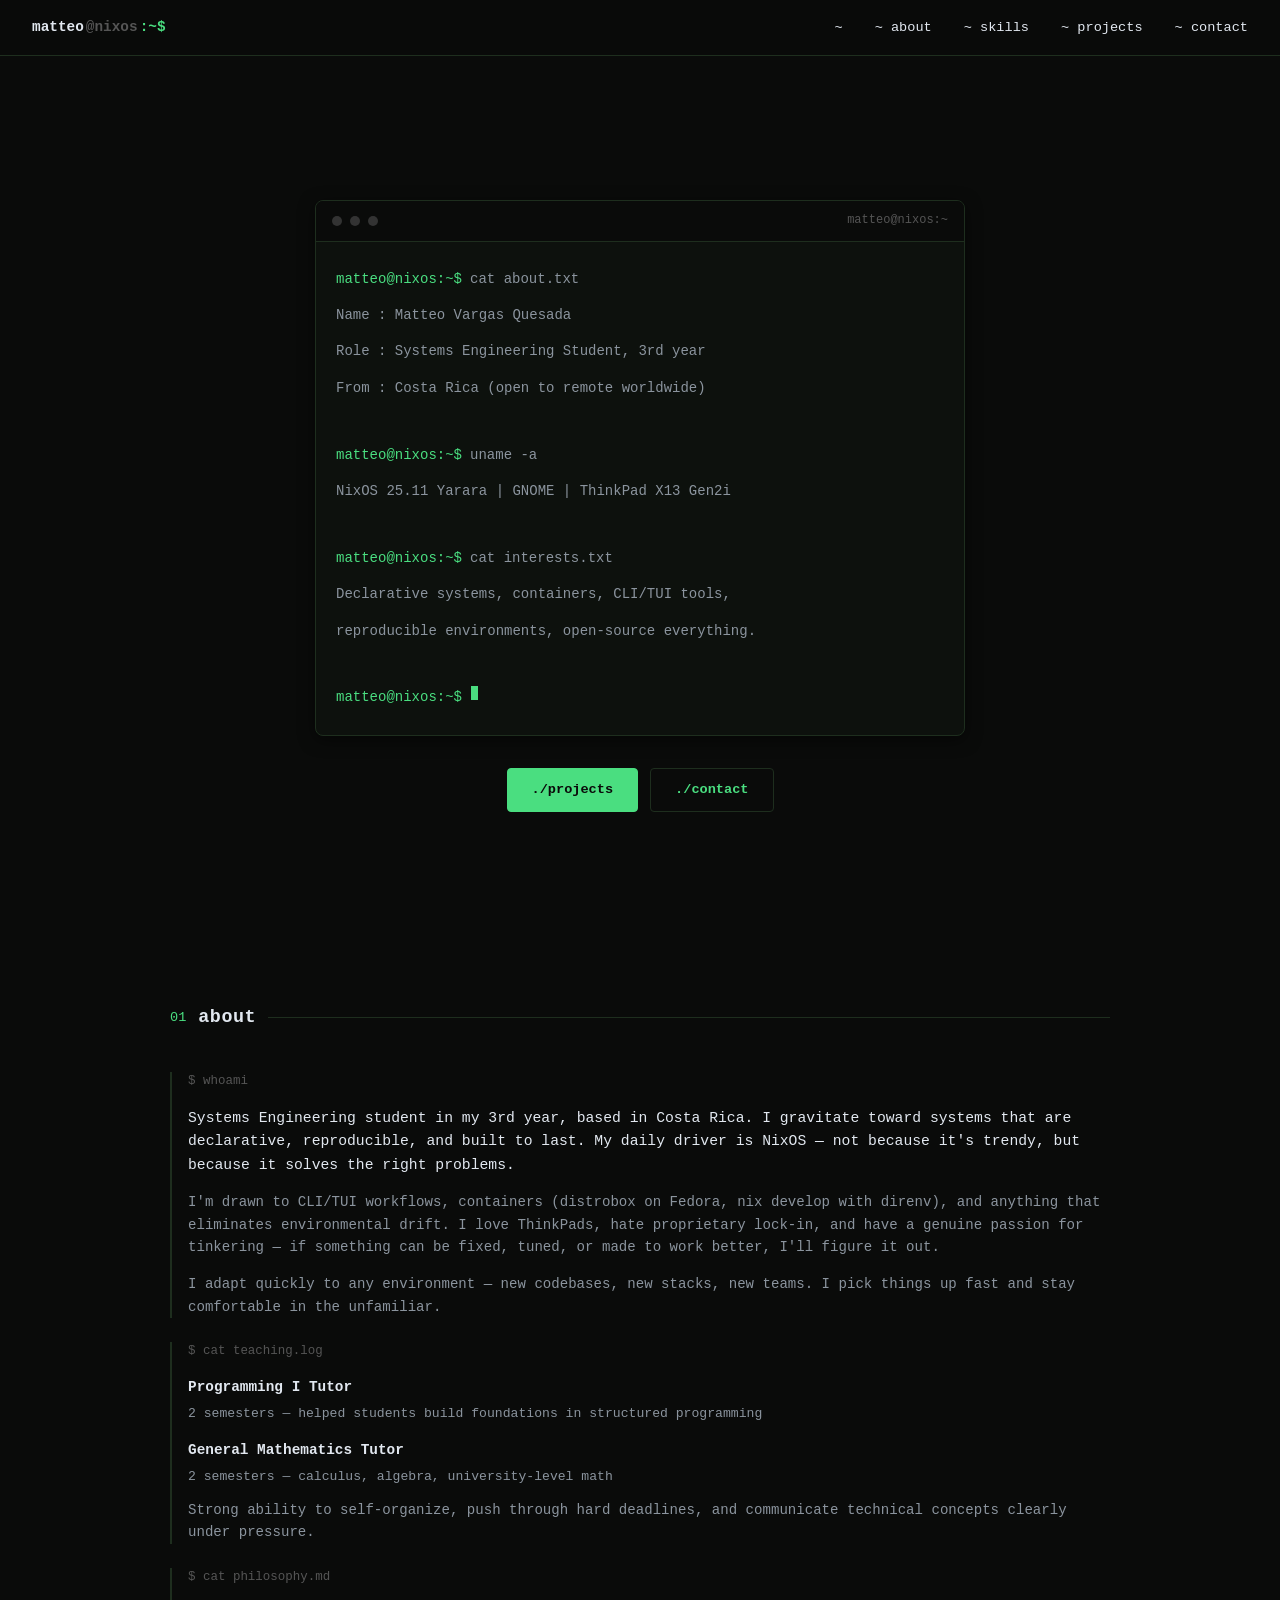
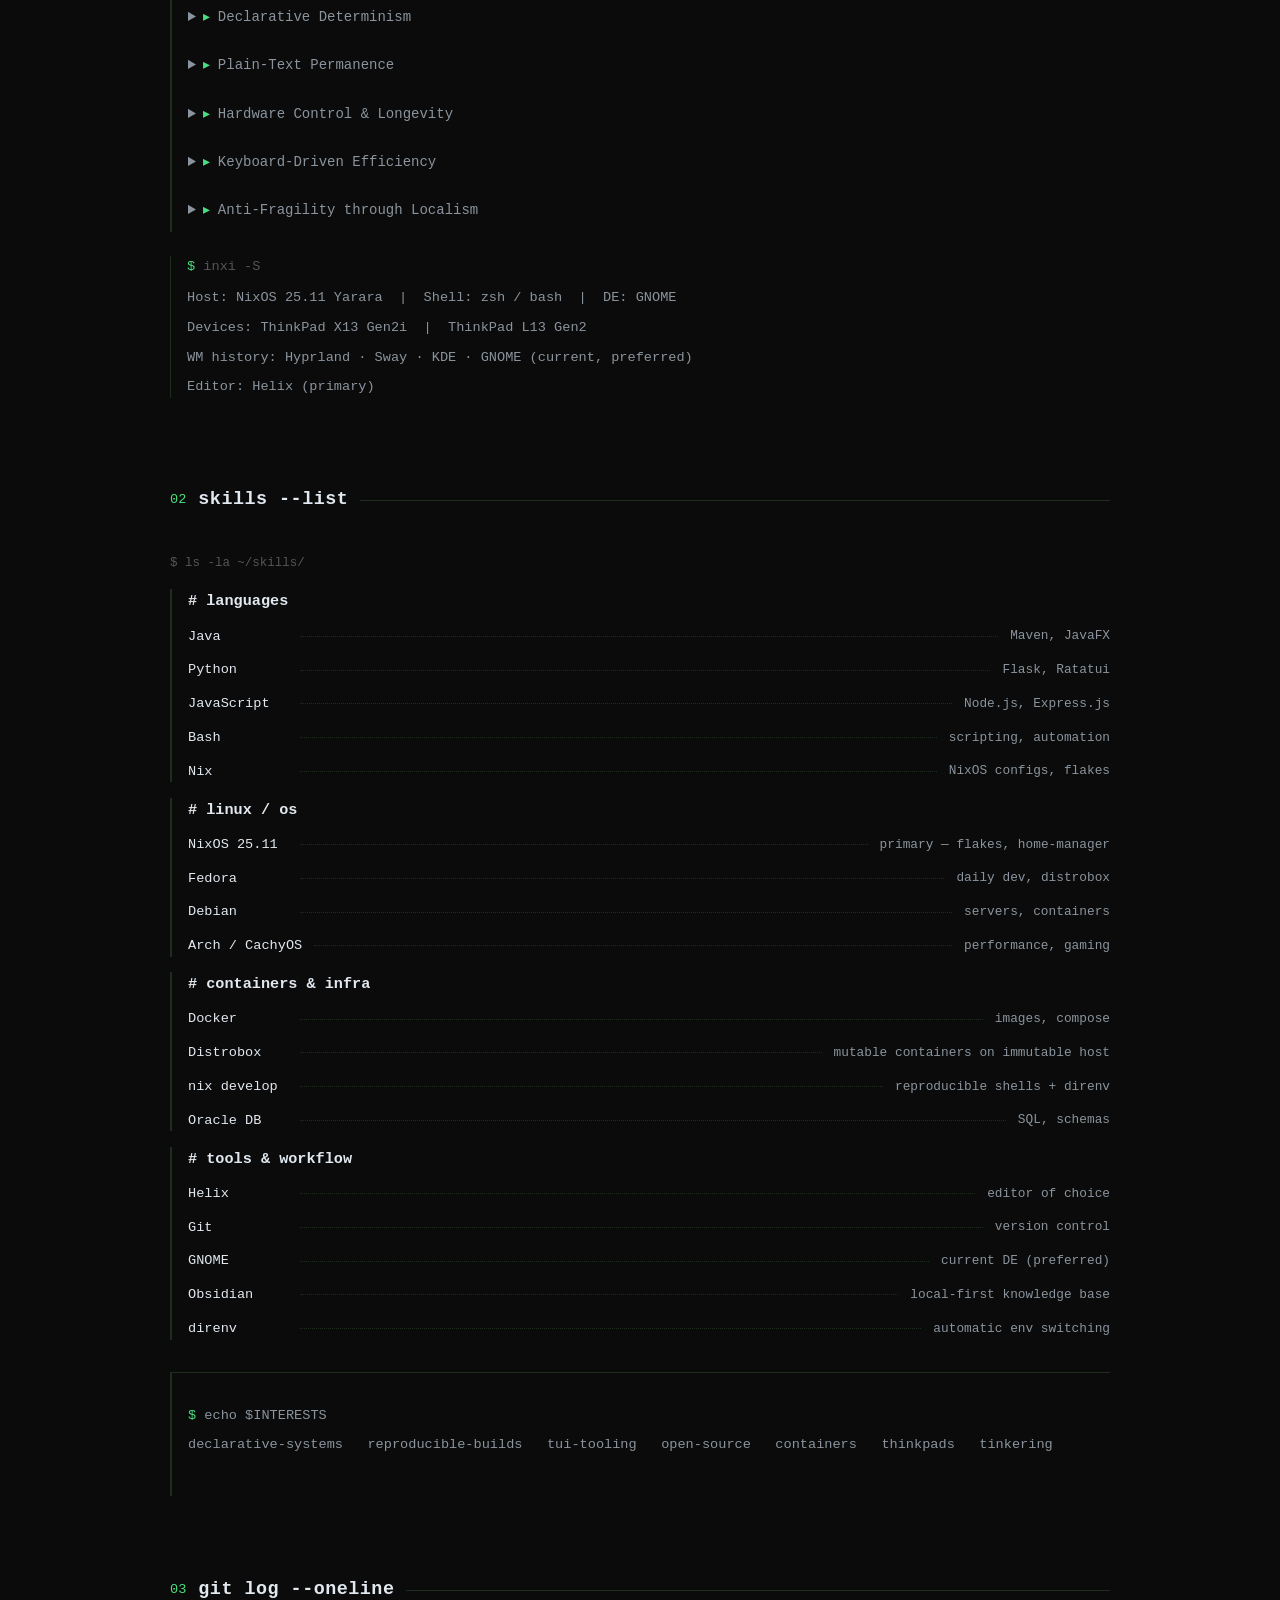
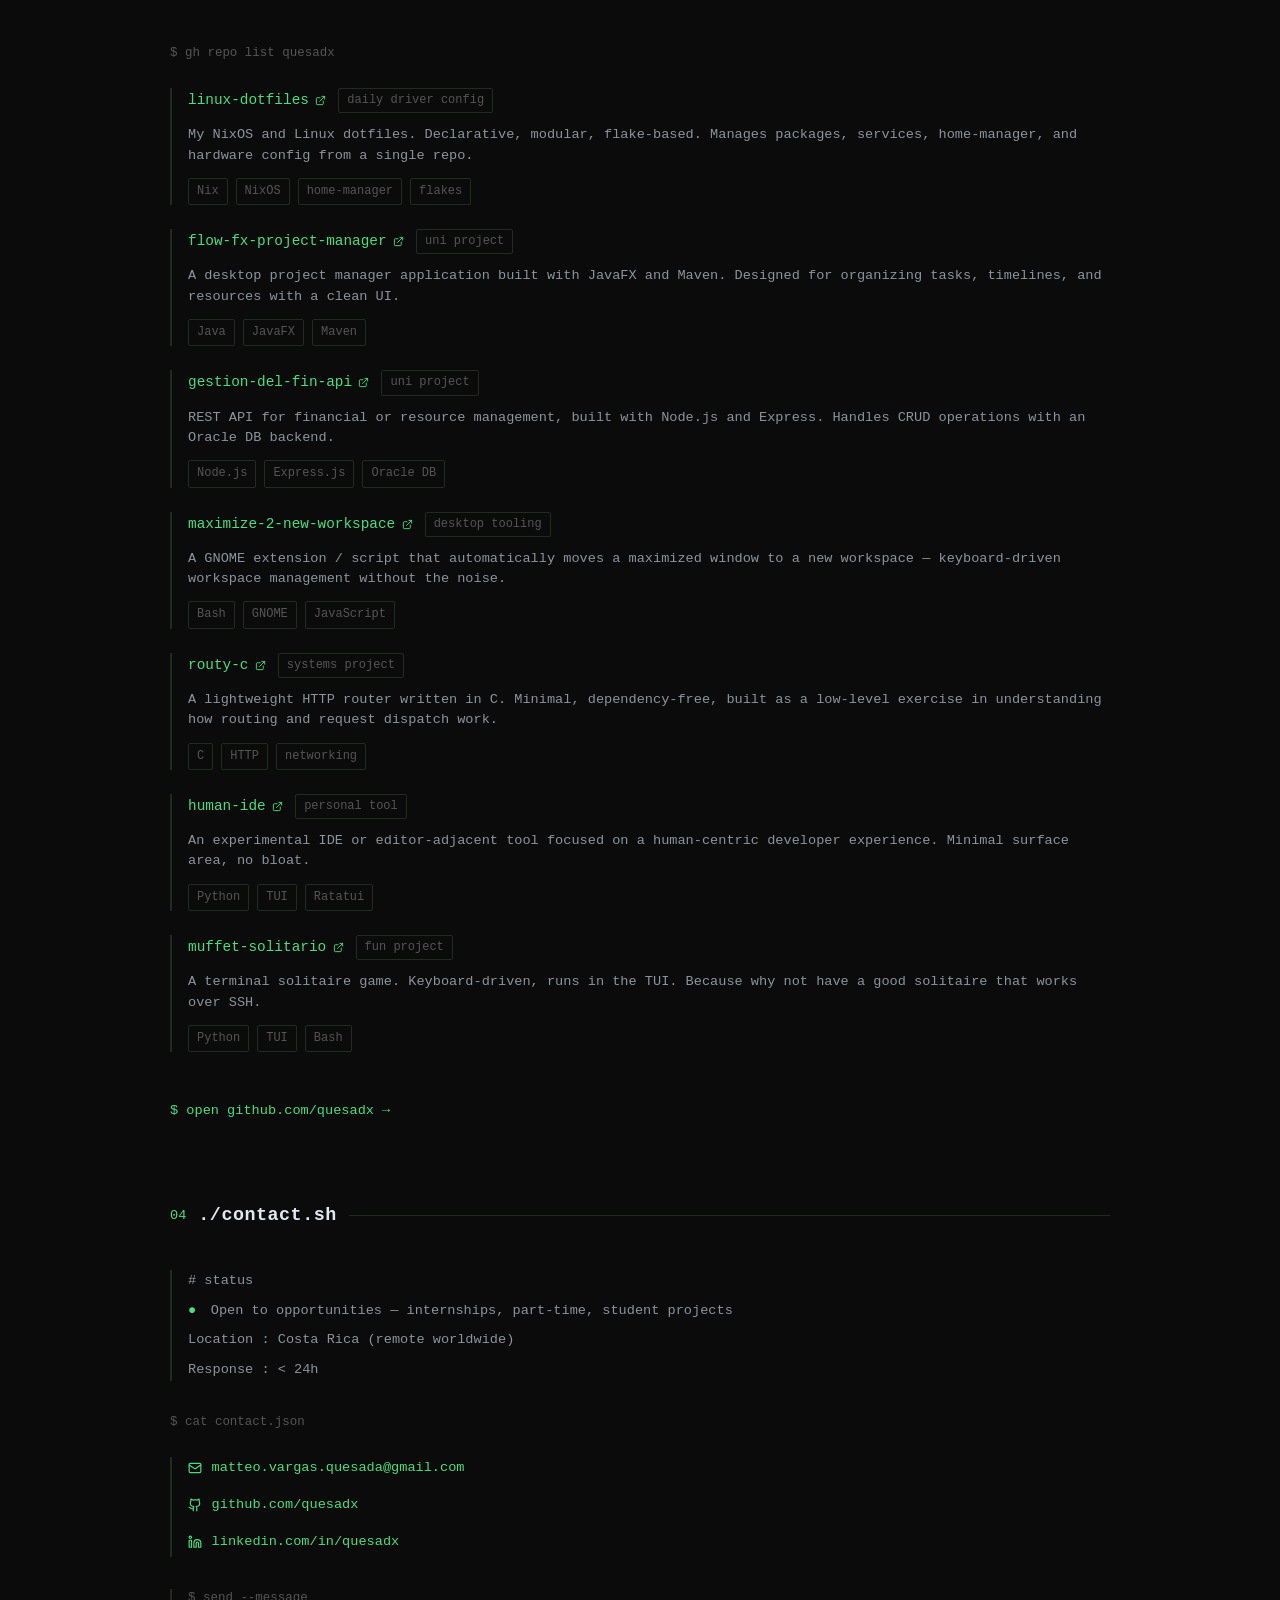
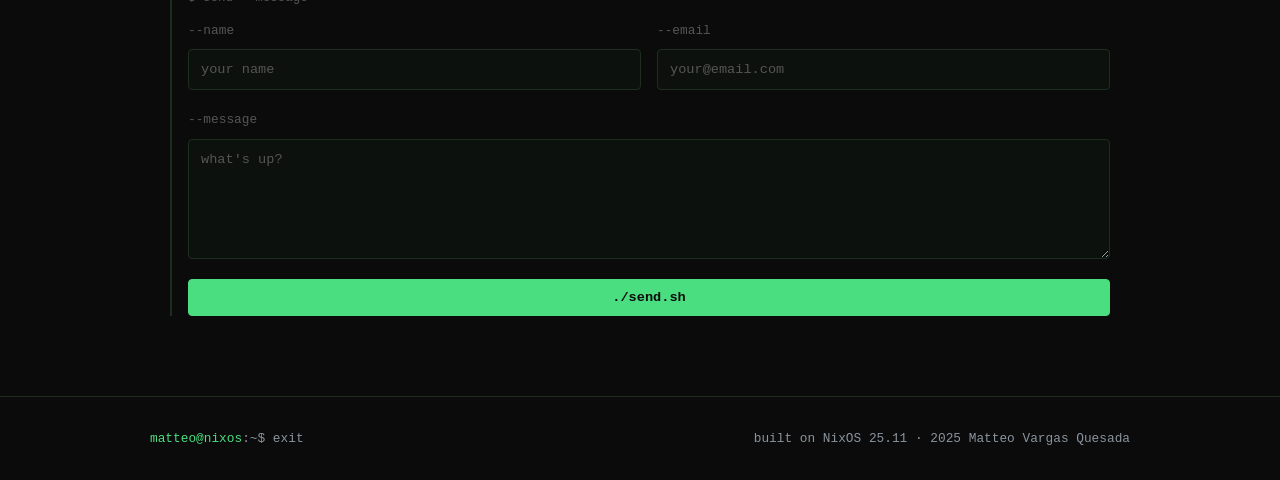
<file: docs/index.html>
<!doctype html>
<!--
  SEMANTIC HTML INDEX

  <section>
    Container for major page sections. Groups related content into logical
    areas (hero, about, skills, projects, contact). Each section is typically
    1 of 4-5 major page divisions.

  <header>
    Introductory or navigational content. Used for page header (navbar with
    logo/nav-links) and section headers (section number + title + divider).
    Can appear multiple times.

  <nav>
    Navigation links. Used for main navbar and contact link lists. Defines
    navigational areas of the page.

  <main>
    Main content wrapper. Wraps all primary page content (excluding navbar
    and footer). Semantically marks the page's primary purpose.

  <h1>, <h2>
    Heading hierarchy. h1 = page title (hidden with sr-only). h2 = section
    titles (visible: "about", "skills", "git log --oneline"). Maintains
    document outline.

  <article>
    Self-contained composition. Used for about bio/teaching/philosophy sections
    and project cards. Each article can stand independently.

  <aside>
    Complementary content. Sidebar-like info (about system info, contact status)
    related to but separate from main flow.

  <div>
    Generic container. Non-semantic wrapper for layout groups that don't fit
    other semantic tags (terminal-card, section-inner, skills-grid, etc.).

  <p>
    Paragraph. Text content blocks. Used for terminal output, descriptions,
    comments, and body text.

  <span>
    Inline semantic markup. Used for small, non-block content within text or
    UI elements (green prompt "$", nav logo parts, status dot, terminal cursor).

  <ul>, <li>
    Unordered lists and list items. Used for nav-links, skill-list, project-tags,
    teaching-list, philosophy-list, contact-links, sysinfo-list, and footer info.

  <a>
    Hyperlinks. Navigation targets (nav links, project titles, contact links)
    and external links (GitHub, LinkedIn).

  <details>, <summary>
    Expandable disclosure widget. Used for about philosophy items. <summary>
    shows clickable label, <details> wraps expandable content.

  <form>
    Form container. Wraps contact form with fields and submit button.

  <label>
    Form label. Associates text with form inputs via 'for' attribute.

  <input>, <textarea>
    Form inputs. Text fields (name, email) and text area (message).

  <button>
    Interactive action. Form submit, hero navigation buttons. Can be <button>
    or styled <a> with .btn-primary/.btn-secondary classes.

  <footer>
    Footer section. Page-level footer with exit message and build info.
-->
<html lang="en">
  <head>
    <meta charset="utf-8" />
    <meta name="viewport" content="width=device-width, initial-scale=1.0" />
    <title>Matteo Vargas Quesada</title>

    <!-- Stylesheet -->
    <link rel="stylesheet" href="css/style.css" />
  </head>

  <body>
    <nav id="navbar" role="navigation" aria-label="Main navigation">
      <a href="#hero" class="nav-logo">
        matteo<span class="nav-logo-host">@nixos</span>
        <span class="nav-prompt">:~$</span>
        <span class="sr-only">Home</span>
      </a>

      <ul class="nav-links">
        <li><a href="#hero" aria-label="./home">~</a></li>
        <li><a href="#about" aria-label="./about">~ about</a></li>
        <li><a href="#skills" aria-label="./skills">~ skills</a></li>
        <li><a href="#projects" aria-label="./projects">~ projects</a></li>
        <li><a href="#contact" aria-label="./contact">~ contact</a></li>
      </ul>

      <button
        class="nav-hamburger"
        id="hamburgerBtn"
        aria-label="Menu"
        aria-expanded="false"
      >
        <span></span>
        <span></span>
        <span></span>
      </button>
    </nav>

    <main>
      <section id="hero">
        <h1 class="sr-only">
          Matteo Vargas Quesada – Systems Engineering Portfolio
        </h1>

        <article class="terminal-card">
          <header class="terminal-header">
            <span class="terminal-dot"></span>
            <span class="terminal-dot"></span>
            <span class="terminal-dot"></span>
            <span class="terminal-title">matteo@nixos:~</span>
          </header>

          <div class="terminal-body">
            <p class="terminal-command">
              <span class="terminal-prompt">matteo@nixos:~$</span>
              <span class="terminal-cmd-text">cat about.txt</span>
            </p>
            <p class="terminal-output">Name : Matteo Vargas Quesada</p>
            <p class="terminal-output">
              Role : Systems Engineering Student, 3rd year
            </p>
            <p class="terminal-output">
              From : Costa Rica (open to remote worldwide)
            </p>

            <br />

            <p class="terminal-command">
              <span class="terminal-prompt">matteo@nixos:~$</span>
              <span class="terminal-cmd-text">uname -a</span>
            </p>
            <p class="terminal-output">
              NixOS 25.11 Yarara | GNOME | ThinkPad X13 Gen2i
            </p>

            <br />

            <p class="terminal-command">
              <span class="terminal-prompt">matteo@nixos:~$</span>
              <span class="terminal-cmd-text">cat interests.txt</span>
            </p>
            <p class="terminal-output">
              Declarative systems, containers, CLI/TUI tools,
            </p>
            <p class="terminal-output">
              reproducible environments, open-source everything.
            </p>

            <br />

            <p class="terminal-command">
              <span class="terminal-prompt">matteo@nixos:~$</span>
              <span class="terminal-cursor"></span>
            </p>
          </div>
        </article>

        <div class="hero-buttons">
          <a href="#projects" class="btn-primary">./projects</a>
          <a href="#contact" class="btn-secondary">./contact</a>
        </div>
      </section>

      <section id="about">
        <div class="section-inner">
          <header class="section-header">
            <span class="section-number">01</span>
            <h2 class="section-title">about</h2>
            <div class="section-line"></div>
          </header>

          <article class="about-bio">
            <p class="comment">$ whoami</p>
            <p class="text-bright">
              Systems Engineering student in my 3rd year, based in Costa Rica. I
              gravitate toward systems that are declarative, reproducible, and
              built to last. My daily driver is NixOS — not because it's trendy,
              but because it solves the right problems.
            </p>
            <p class="text-dim">
              I'm drawn to CLI/TUI workflows, containers (distrobox on Fedora,
              nix develop with direnv), and anything that eliminates
              environmental drift. I love ThinkPads, hate proprietary lock-in,
              and have a genuine passion for tinkering — if something can be
              fixed, tuned, or made to work better, I'll figure it out.
            </p>
            <p class="text-dim">
              I adapt quickly to any environment — new codebases, new stacks,
              new teams. I pick things up fast and stay comfortable in the
              unfamiliar.
            </p>
          </article>

          <article class="about-teaching">
            <p class="comment">$ cat teaching.log</p>

            <ul class="teaching-list">
              <li>
                <h3 class="teaching-role">Programming I Tutor</h3>
                <p class="teaching-detail">
                  2 semesters — helped students build foundations in structured
                  programming
                </p>
              </li>
              <li>
                <h3 class="teaching-role">General Mathematics Tutor</h3>
                <p class="teaching-detail">
                  2 semesters — calculus, algebra, university-level math
                </p>
              </li>
            </ul>

            <p class="text-dim teaching-note">
              Strong ability to self-organize, push through hard deadlines, and
              communicate technical concepts clearly under pressure.
            </p>
          </article>

          <article class="about-philosophy">
            <p class="comment">$ cat philosophy.md</p>

            <ul class="philosophy-list">
              <li>
                <details>
                  <summary>
                    <span class="arrow">▸</span>Declarative Determinism
                  </summary>
                  <p>
                    Treat your OS as a mathematical function, not an organic
                    decaying entity. NixOS ensures environments are reproducible
                    and time-resistant — eliminating "it works on my machine"
                    forever.
                  </p>
                </details>
              </li>
              <li>
                <details>
                  <summary>
                    <span class="arrow">▸</span>Plain-Text Permanence
                  </summary>
                  <p>
                    Local, human-readable formats over proprietary cloud silos.
                    Markdown, plain configs, local Obsidian vaults — knowledge
                    that's accessible decades from now with no platform
                    dependency.
                  </p>
                </details>
              </li>
              <li>
                <details>
                  <summary>
                    <span class="arrow">▸</span>Hardware Control &amp; Longevity
                  </summary>
                  <p>
                    ThinkPads for repairability and control. LineageOS for
                    phones. Devices that stay functional through
                    community-driven open-source software, not vendor planned
                    obsolescence.
                  </p>
                </details>
              </li>
              <li>
                <details>
                  <summary>
                    <span class="arrow">▸</span>Keyboard-Driven Efficiency
                  </summary>
                  <p>
                    TUIs and minimalist WMs (Sway, Helix) — tools that get out
                    of the way. Muscle memory, static reliable workflows, zero
                    friction from heavy animations or forced UI churn.
                  </p>
                </details>
              </li>
              <li>
                <details>
                  <summary>
                    <span class="arrow">▸</span>Anti-Fragility through Localism
                  </summary>
                  <p>
                    Minimize external dependencies. Declarative local configs,
                    offline-capable tools, and self-contained environments.
                    Infrastructure immune to internet outages and service
                    shutdowns.
                  </p>
                </details>
              </li>
            </ul>
          </article>

          <aside class="about-sysinfo">
            <p class="sysinfo-command">
              <span class="terminal-prompt">$</span> inxi -S
            </p>
            <ul class="sysinfo-list">
              <li>
                Host: NixOS 25.11 Yarara &nbsp;|&nbsp; Shell: zsh / bash
                &nbsp;|&nbsp; DE: GNOME
              </li>
              <li>
                Devices: ThinkPad X13 Gen2i &nbsp;|&nbsp; ThinkPad L13 Gen2
              </li>
              <li>
                WM history: Hyprland · Sway · KDE · GNOME (current, preferred)
              </li>
              <li>Editor: Helix (primary)</li>
            </ul>
          </aside>
        </div>
      </section>
      <section id="skills">
        <div class="section-inner">
          <header class="section-header">
            <span class="section-number">02</span>
            <h2 class="section-title">skills --list</h2>
            <div class="section-line"></div>
          </header>

          <p class="comment">$ ls -la ~/skills/</p>

          <div class="skills-grid">
            <article class="skill-group">
              <h3 class="skill-group-title"># Languages</h3>
              <ul class="skill-list">
                <li>
                  <span class="skill-name">Java</span>
                  <span class="skill-dots"></span>
                  <span class="skill-detail">Maven, JavaFX</span>
                </li>
                <li>
                  <span class="skill-name">Python</span>
                  <span class="skill-dots"></span>
                  <span class="skill-detail">Flask, Ratatui</span>
                </li>
                <li>
                  <span class="skill-name">JavaScript</span>
                  <span class="skill-dots"></span>
                  <span class="skill-detail">Node.js, Express.js</span>
                </li>
                <li>
                  <span class="skill-name">Bash</span>
                  <span class="skill-dots"></span>
                  <span class="skill-detail">scripting, automation</span>
                </li>
                <li>
                  <span class="skill-name">Nix</span>
                  <span class="skill-dots"></span>
                  <span class="skill-detail">NixOS configs, flakes</span>
                </li>
              </ul>
            </article>

            <article class="skill-group">
              <h3 class="skill-group-title"># Linux / OS</h3>
              <ul class="skill-list">
                <li>
                  <span class="skill-name">NixOS 25.11</span>
                  <span class="skill-dots"></span>
                  <span class="skill-detail"
                    >primary — flakes, home-manager</span
                  >
                </li>
                <li>
                  <span class="skill-name">Fedora</span>
                  <span class="skill-dots"></span>
                  <span class="skill-detail">daily dev, distrobox</span>
                </li>
                <li>
                  <span class="skill-name">Debian</span>
                  <span class="skill-dots"></span>
                  <span class="skill-detail">servers, containers</span>
                </li>
                <li>
                  <span class="skill-name">Arch / CachyOS</span>
                  <span class="skill-dots"></span>
                  <span class="skill-detail">performance, gaming</span>
                </li>
              </ul>
            </article>

            <article class="skill-group">
              <h3 class="skill-group-title"># Containers &amp; Infra</h3>
              <ul class="skill-list">
                <li>
                  <span class="skill-name">Docker</span>
                  <span class="skill-dots"></span>
                  <span class="skill-detail">images, compose</span>
                </li>
                <li>
                  <span class="skill-name">Distrobox</span>
                  <span class="skill-dots"></span>
                  <span class="skill-detail"
                    >mutable containers on immutable host</span
                  >
                </li>
                <li>
                  <span class="skill-name">nix develop</span>
                  <span class="skill-dots"></span>
                  <span class="skill-detail">reproducible shells + direnv</span>
                </li>
                <li>
                  <span class="skill-name">Oracle DB</span>
                  <span class="skill-dots"></span>
                  <span class="skill-detail">SQL, schemas</span>
                </li>
              </ul>
            </article>

            <article class="skill-group">
              <h3 class="skill-group-title"># Tools &amp; Workflow</h3>
              <ul class="skill-list">
                <li>
                  <span class="skill-name">Helix</span>
                  <span class="skill-dots"></span>
                  <span class="skill-detail">editor of choice</span>
                </li>
                <li>
                  <span class="skill-name">Git</span>
                  <span class="skill-dots"></span>
                  <span class="skill-detail">version control</span>
                </li>
                <li>
                  <span class="skill-name">GNOME</span>
                  <span class="skill-dots"></span>
                  <span class="skill-detail">current DE (preferred)</span>
                </li>
                <li>
                  <span class="skill-name">Obsidian</span>
                  <span class="skill-dots"></span>
                  <span class="skill-detail">local-first knowledge base</span>
                </li>
                <li>
                  <span class="skill-name">direnv</span>
                  <span class="skill-dots"></span>
                  <span class="skill-detail">automatic env switching</span>
                </li>
              </ul>
            </article>
          </div>

          <footer class="skills-footer">
            <p><span class="terminal-prompt">$</span> echo $INTERESTS</p>
            <p class="skills-interests">
              declarative-systems &nbsp; reproducible-builds &nbsp; tui-tooling
              &nbsp; open-source &nbsp; containers &nbsp; thinkpads &nbsp;
              tinkering
            </p>
          </footer>
        </div>
      </section>
      <section id="projects">
        <div class="section-inner">
          <header class="section-header">
            <span class="section-number">03</span>
            <h2 class="section-title">git log --oneline</h2>
            <div class="section-line"></div>
          </header>

          <p class="comment">$ gh repo list quesadx</p>

          <ul class="project-list">
            <li class="project-card">
              <header class="project-card-header">
                <a
                  href="https://github.com/quesadx/linux-dotfiles"
                  target="_blank"
                  rel="noopener noreferrer"
                  class="project-title"
                >
                  linux-dotfiles
                  <svg
                    xmlns="http://www.w3.org/2000/svg"
                    width="11"
                    height="11"
                    viewBox="0 0 24 24"
                    fill="none"
                    stroke="currentColor"
                    stroke-width="2"
                    stroke-linecap="round"
                    stroke-linejoin="round"
                  >
                    <path d="M15 3h6v6" />
                    <path d="M10 14 21 3" />
                    <path
                      d="M18 13v6a2 2 0 0 1-2 2H5a2 2 0 0 1-2-2V8a2 2 0 0 1 2-2h6"
                    />
                  </svg>
                </a>
                <span class="project-badge">daily driver config</span>
              </header>
              <p class="project-desc">
                My NixOS and Linux dotfiles. Declarative, modular, flake-based.
                Manages packages, services, home-manager, and hardware config
                from a single repo.
              </p>
              <ul class="project-tags">
                <li>Nix</li>
                <li>NixOS</li>
                <li>home-manager</li>
                <li>flakes</li>
              </ul>
            </li>

            <li class="project-card">
              <header class="project-card-header">
                <a
                  href="https://github.com/quesadx/flow-fx-project-manager"
                  target="_blank"
                  rel="noopener noreferrer"
                  class="project-title"
                >
                  flow-fx-project-manager
                  <svg
                    xmlns="http://www.w3.org/2000/svg"
                    width="11"
                    height="11"
                    viewBox="0 0 24 24"
                    fill="none"
                    stroke="currentColor"
                    stroke-width="2"
                    stroke-linecap="round"
                    stroke-linejoin="round"
                  >
                    <path d="M15 3h6v6" />
                    <path d="M10 14 21 3" />
                    <path
                      d="M18 13v6a2 2 0 0 1-2 2H5a2 2 0 0 1-2-2V8a2 2 0 0 1 2-2h6"
                    />
                  </svg>
                </a>
                <span class="project-badge">uni project</span>
              </header>
              <p class="project-desc">
                A desktop project manager application built with JavaFX and
                Maven. Designed for organizing tasks, timelines, and resources
                with a clean UI.
              </p>
              <ul class="project-tags">
                <li>Java</li>
                <li>JavaFX</li>
                <li>Maven</li>
              </ul>
            </li>

            <li class="project-card">
              <header class="project-card-header">
                <a
                  href="https://github.com/quesadx/gestion-del-fin-api"
                  target="_blank"
                  rel="noopener noreferrer"
                  class="project-title"
                >
                  gestion-del-fin-api
                  <svg
                    xmlns="http://www.w3.org/2000/svg"
                    width="11"
                    height="11"
                    viewBox="0 0 24 24"
                    fill="none"
                    stroke="currentColor"
                    stroke-width="2"
                    stroke-linecap="round"
                    stroke-linejoin="round"
                  >
                    <path d="M15 3h6v6" />
                    <path d="M10 14 21 3" />
                    <path
                      d="M18 13v6a2 2 0 0 1-2 2H5a2 2 0 0 1-2-2V8a2 2 0 0 1 2-2h6"
                    />
                  </svg>
                </a>
                <span class="project-badge">uni project</span>
              </header>
              <p class="project-desc">
                REST API for financial or resource management, built with
                Node.js and Express. Handles CRUD operations with an Oracle DB
                backend.
              </p>
              <ul class="project-tags">
                <li>Node.js</li>
                <li>Express.js</li>
                <li>Oracle DB</li>
              </ul>
            </li>

            <li class="project-card">
              <header class="project-card-header">
                <a
                  href="https://github.com/quesadx/maximize-2-new-workspace"
                  target="_blank"
                  rel="noopener noreferrer"
                  class="project-title"
                >
                  maximize-2-new-workspace
                  <svg
                    xmlns="http://www.w3.org/2000/svg"
                    width="11"
                    height="11"
                    viewBox="0 0 24 24"
                    fill="none"
                    stroke="currentColor"
                    stroke-width="2"
                    stroke-linecap="round"
                    stroke-linejoin="round"
                  >
                    <path d="M15 3h6v6" />
                    <path d="M10 14 21 3" />
                    <path
                      d="M18 13v6a2 2 0 0 1-2 2H5a2 2 0 0 1-2-2V8a2 2 0 0 1 2-2h6"
                    />
                  </svg>
                </a>
                <span class="project-badge">desktop tooling</span>
              </header>
              <p class="project-desc">
                A GNOME extension / script that automatically moves a maximized
                window to a new workspace — keyboard-driven workspace management
                without the noise.
              </p>
              <ul class="project-tags">
                <li>Bash</li>
                <li>GNOME</li>
                <li>JavaScript</li>
              </ul>
            </li>

            <li class="project-card">
              <header class="project-card-header">
                <a
                  href="https://github.com/quesadx/routy-c"
                  target="_blank"
                  rel="noopener noreferrer"
                  class="project-title"
                >
                  routy-c
                  <svg
                    xmlns="http://www.w3.org/2000/svg"
                    width="11"
                    height="11"
                    viewBox="0 0 24 24"
                    fill="none"
                    stroke="currentColor"
                    stroke-width="2"
                    stroke-linecap="round"
                    stroke-linejoin="round"
                  >
                    <path d="M15 3h6v6" />
                    <path d="M10 14 21 3" />
                    <path
                      d="M18 13v6a2 2 0 0 1-2 2H5a2 2 0 0 1-2-2V8a2 2 0 0 1 2-2h6"
                    />
                  </svg>
                </a>
                <span class="project-badge">systems project</span>
              </header>
              <p class="project-desc">
                A lightweight HTTP router written in C. Minimal,
                dependency-free, built as a low-level exercise in understanding
                how routing and request dispatch work.
              </p>
              <ul class="project-tags">
                <li>C</li>
                <li>HTTP</li>
                <li>networking</li>
              </ul>
            </li>

            <li class="project-card">
              <header class="project-card-header">
                <a
                  href="https://github.com/quesadx/human-ide"
                  target="_blank"
                  rel="noopener noreferrer"
                  class="project-title"
                >
                  human-ide
                  <svg
                    xmlns="http://www.w3.org/2000/svg"
                    width="11"
                    height="11"
                    viewBox="0 0 24 24"
                    fill="none"
                    stroke="currentColor"
                    stroke-width="2"
                    stroke-linecap="round"
                    stroke-linejoin="round"
                  >
                    <path d="M15 3h6v6" />
                    <path d="M10 14 21 3" />
                    <path
                      d="M18 13v6a2 2 0 0 1-2 2H5a2 2 0 0 1-2-2V8a2 2 0 0 1 2-2h6"
                    />
                  </svg>
                </a>
                <span class="project-badge">personal tool</span>
              </header>
              <p class="project-desc">
                An experimental IDE or editor-adjacent tool focused on a
                human-centric developer experience. Minimal surface area, no
                bloat.
              </p>
              <ul class="project-tags">
                <li>Python</li>
                <li>TUI</li>
                <li>Ratatui</li>
              </ul>
            </li>

            <li class="project-card">
              <header class="project-card-header">
                <a
                  href="https://github.com/quesadx/muffet-solitario"
                  target="_blank"
                  rel="noopener noreferrer"
                  class="project-title"
                >
                  muffet-solitario
                  <svg
                    xmlns="http://www.w3.org/2000/svg"
                    width="11"
                    height="11"
                    viewBox="0 0 24 24"
                    fill="none"
                    stroke="currentColor"
                    stroke-width="2"
                    stroke-linecap="round"
                    stroke-linejoin="round"
                  >
                    <path d="M15 3h6v6" />
                    <path d="M10 14 21 3" />
                    <path
                      d="M18 13v6a2 2 0 0 1-2 2H5a2 2 0 0 1-2-2V8a2 2 0 0 1 2-2h6"
                    />
                  </svg>
                </a>
                <span class="project-badge">fun project</span>
              </header>
              <p class="project-desc">
                A terminal solitaire game. Keyboard-driven, runs in the TUI.
                Because why not have a good solitaire that works over SSH.
              </p>
              <ul class="project-tags">
                <li>Python</li>
                <li>TUI</li>
                <li>Bash</li>
              </ul>
            </li>
          </ul>

          <a
            href="https://github.com/quesadx"
            target="_blank"
            rel="noopener noreferrer"
            class="projects-github-link"
          >
            <span class="terminal-prompt">$</span> open github.com/quesadx →
          </a>
        </div>
      </section>
      <section id="contact">
        <div class="section-inner">
          <header class="section-header">
            <span class="section-number">04</span>
            <h2 class="section-title">./contact.sh</h2>
            <div class="section-line"></div>
          </header>

          <aside class="contact-status">
            <p class="comment"># status</p>
            <p class="status-open">
              <span class="status-dot">●</span> Open to opportunities —
              internships, part-time, student projects
            </p>
            <p class="status-detail">
              Location : Costa Rica (remote worldwide)
            </p>
            <p class="status-detail">Response : &lt; 24h</p>
          </aside>

          <nav aria-label="Contact links">
            <p class="comment">$ cat contact.json</p>
            <ul class="contact-links">
              <li>
                <a href="matteo.vargas.quesada@gmail.com" class="contact-link">
                  <svg
                    xmlns="http://www.w3.org/2000/svg"
                    width="14"
                    height="14"
                    viewBox="0 0 24 24"
                    fill="none"
                    stroke="currentColor"
                    stroke-width="2"
                    stroke-linecap="round"
                    stroke-linejoin="round"
                  >
                    <rect width="20" height="16" x="2" y="4" rx="2" />
                    <path d="m22 7-8.97 5.7a1.94 1.94 0 0 1-2.06 0L2 7" />
                  </svg>
                  <span>matteo.vargas.quesada@gmail.com</span>
                </a>
              </li>
              <li>
                <a
                  href="https://github.com/quesadx"
                  target="_blank"
                  rel="noopener noreferrer"
                  class="contact-link"
                >
                  <svg
                    xmlns="http://www.w3.org/2000/svg"
                    width="14"
                    height="14"
                    viewBox="0 0 24 24"
                    fill="none"
                    stroke="currentColor"
                    stroke-width="2"
                    stroke-linecap="round"
                    stroke-linejoin="round"
                  >
                    <path
                      d="M15 22v-4a4.8 4.8 0 0 0-1-3.5c3 0 6-2 6-5.5.08-1.25-.27-2.48-1-3.5.28-1.15.28-2.35 0-3.5 0 0-1 0-3 1.5-2.64-.5-5.36-.5-8 0C6 2 5 2 5 2c-.3 1.15-.3 2.35 0 3.5A5.403 5.403 0 0 0 4 9c0 3.5 3 5.5 6 5.5-.39.49-.68 1.05-.85 1.65-.17.6-.22 1.23-.15 1.85v4"
                    />
                    <path d="M9 18c-4.51 2-5-2-7-2" />
                  </svg>
                  <span>github.com/quesadx</span>
                </a>
              </li>
              <li>
                <a
                  href="https://linkedin.com/in/quesadx"
                  target="_blank"
                  rel="noopener noreferrer"
                  class="contact-link"
                >
                  <svg
                    xmlns="http://www.w3.org/2000/svg"
                    width="14"
                    height="14"
                    viewBox="0 0 24 24"
                    fill="none"
                    stroke="currentColor"
                    stroke-width="2"
                    stroke-linecap="round"
                    stroke-linejoin="round"
                  >
                    <path
                      d="M16 8a6 6 0 0 1 6 6v7h-4v-7a2 2 0 0 0-2-2 2 2 0 0 0-2 2v7h-4v-7a6 6 0 0 1 6-6z"
                    />
                    <rect width="4" height="12" x="2" y="9" />
                    <circle cx="4" cy="4" r="2" />
                  </svg>
                  <span>linkedin.com/in/quesadx</span>
                </a>
              </li>
            </ul>
          </nav>

          <div class="contact-form-wrap">
            <p class="comment">$ send --message</p>
            <form class="contact-form" action="#" method="post">
              <div class="form-row">
                <div class="form-group">
                  <label for="contact-name">--name</label>
                  <input
                    type="text"
                    id="contact-name"
                    name="name"
                    placeholder="your name"
                    required
                  />
                </div>
                <div class="form-group">
                  <label for="contact-email">--email</label>
                  <input
                    type="email"
                    id="contact-email"
                    name="email"
                    placeholder="your@email.com"
                    required
                  />
                </div>
              </div>

              <div class="form-group">
                <label for="contact-message">--message</label>
                <textarea
                  id="contact-message"
                  name="message"
                  rows="5"
                  placeholder="what's up?"
                  required
                ></textarea>
              </div>

              <button type="submit" class="btn-primary">./send.sh</button>
            </form>
          </div>
        </div>
      </section>

      <footer>
        <div class="footer-inner">
          <span class="footer-left"
            ><span class="terminal-prompt">matteo@nixos</span>:~$ exit</span
          >
          <span class="footer-right"
            >built on NixOS 25.11 · 2025 Matteo Vargas Quesada</span
          >
        </div>
      </footer>
    </main>
  </body>
</html>
</file>
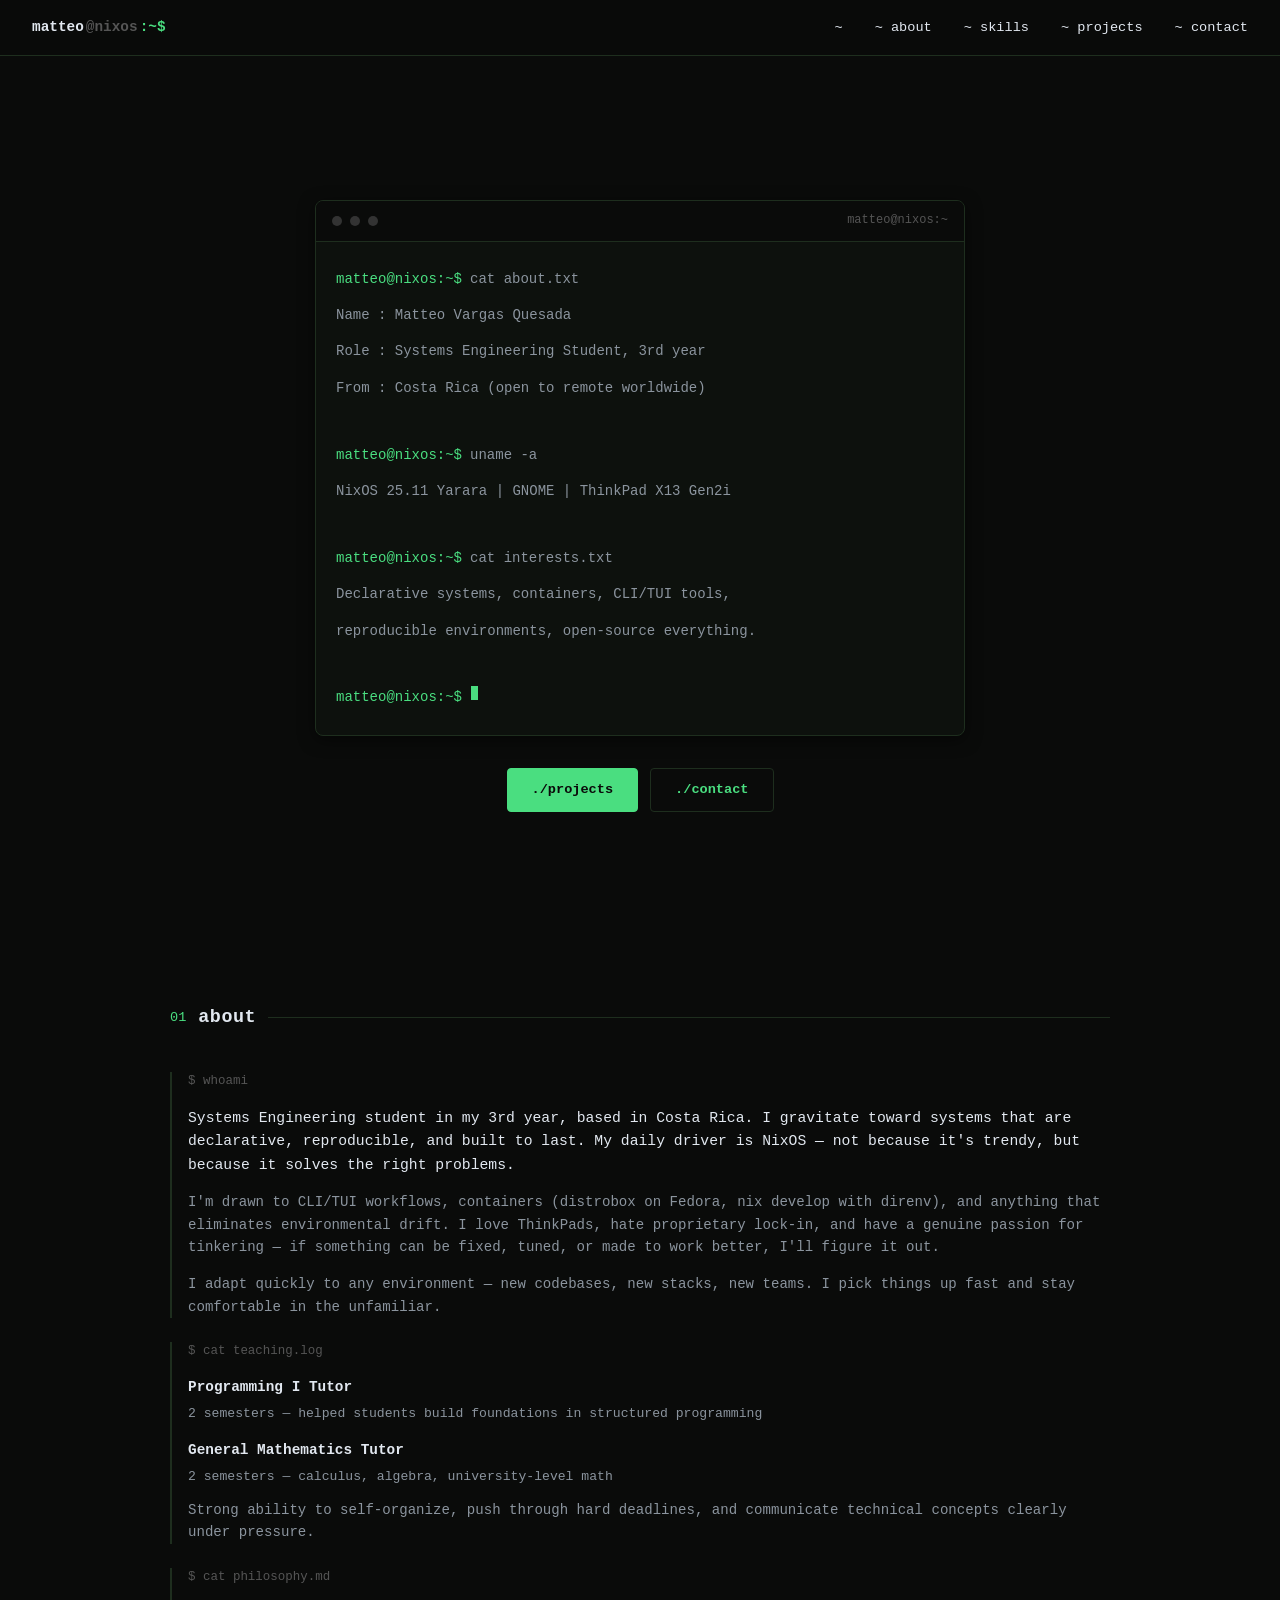
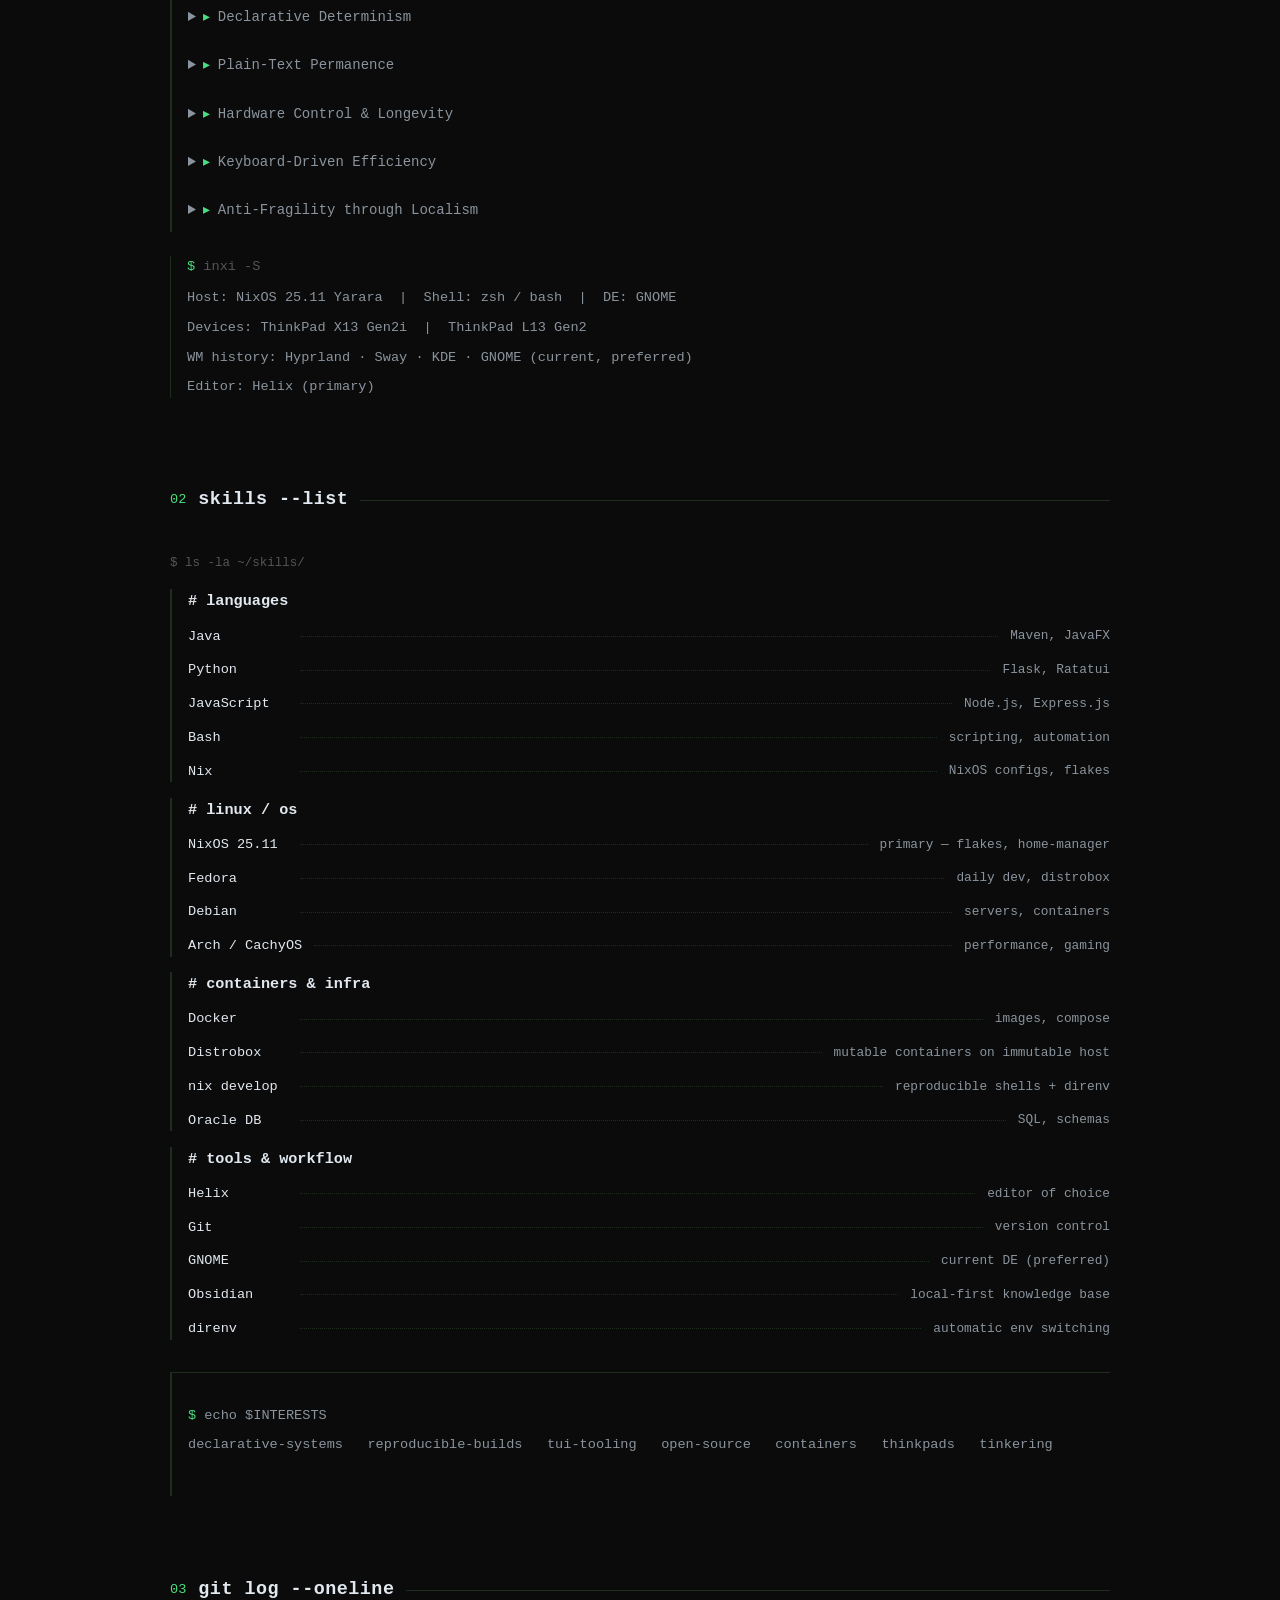
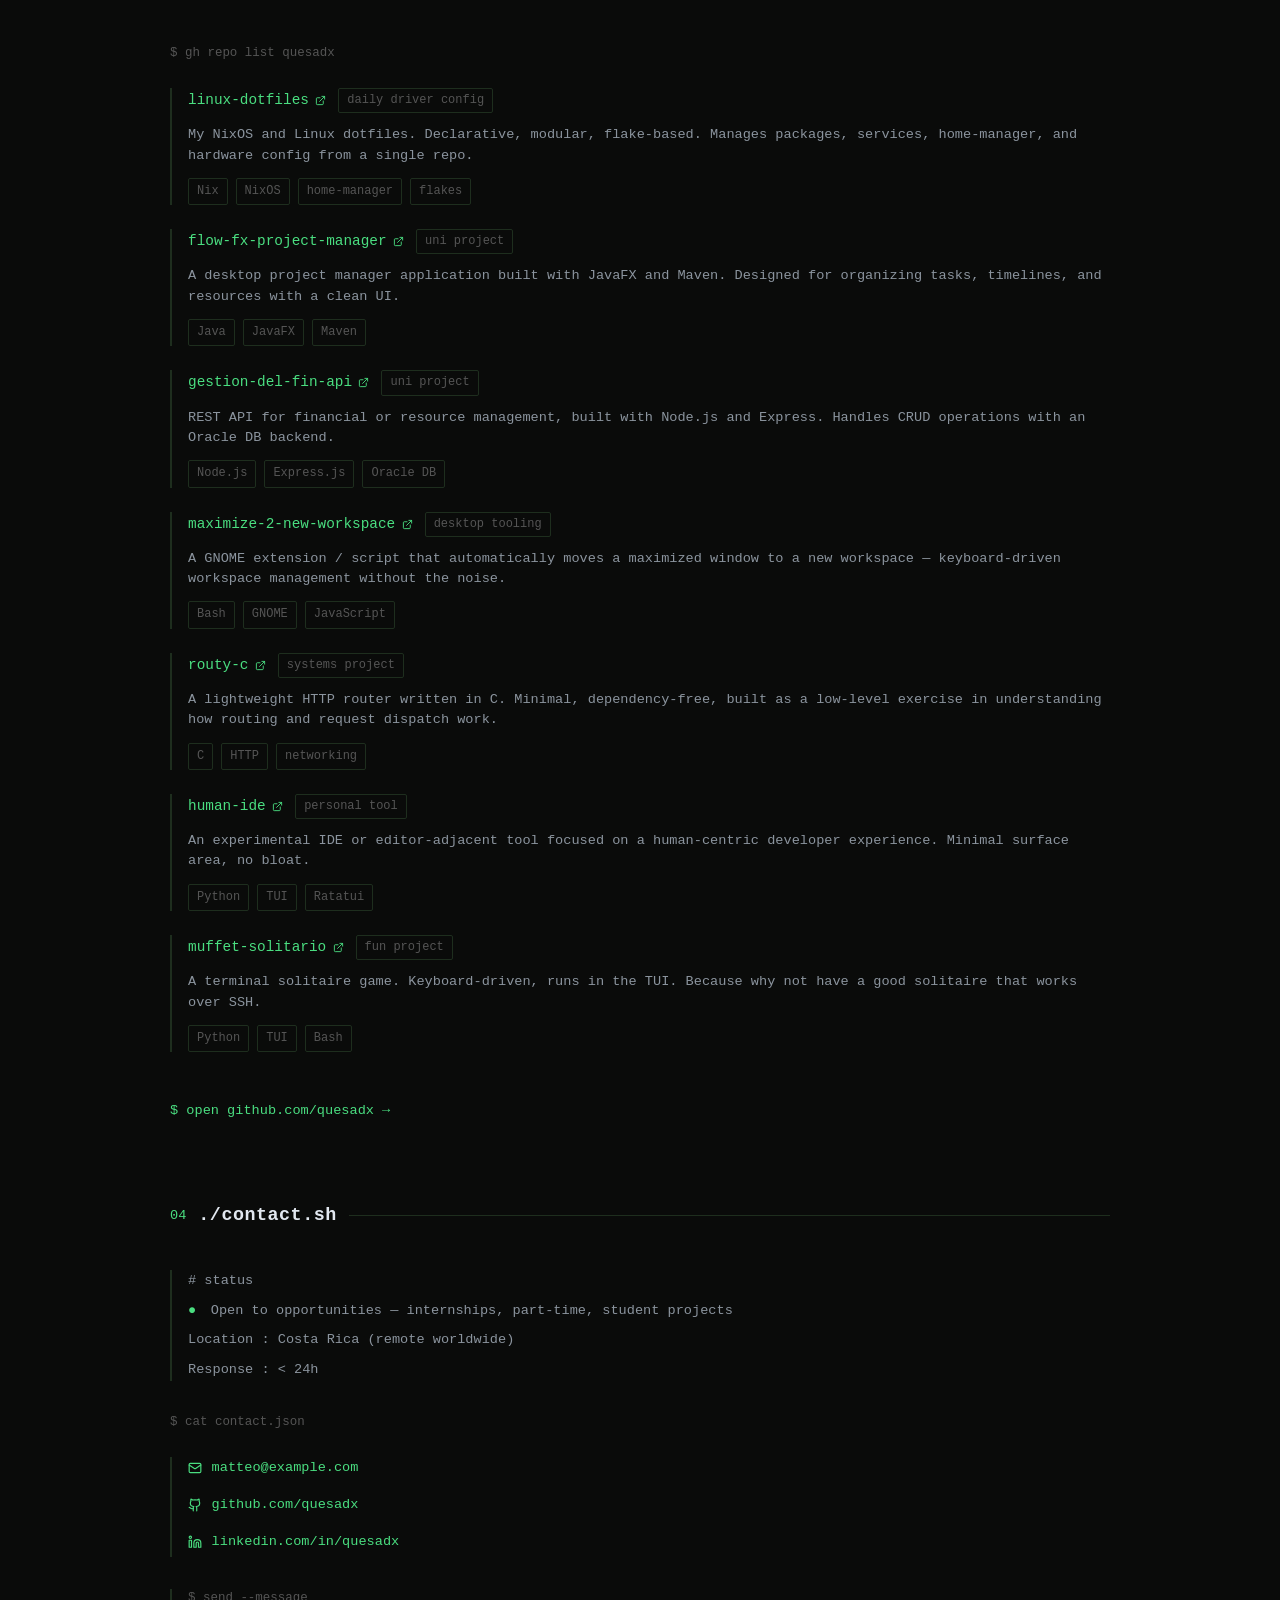
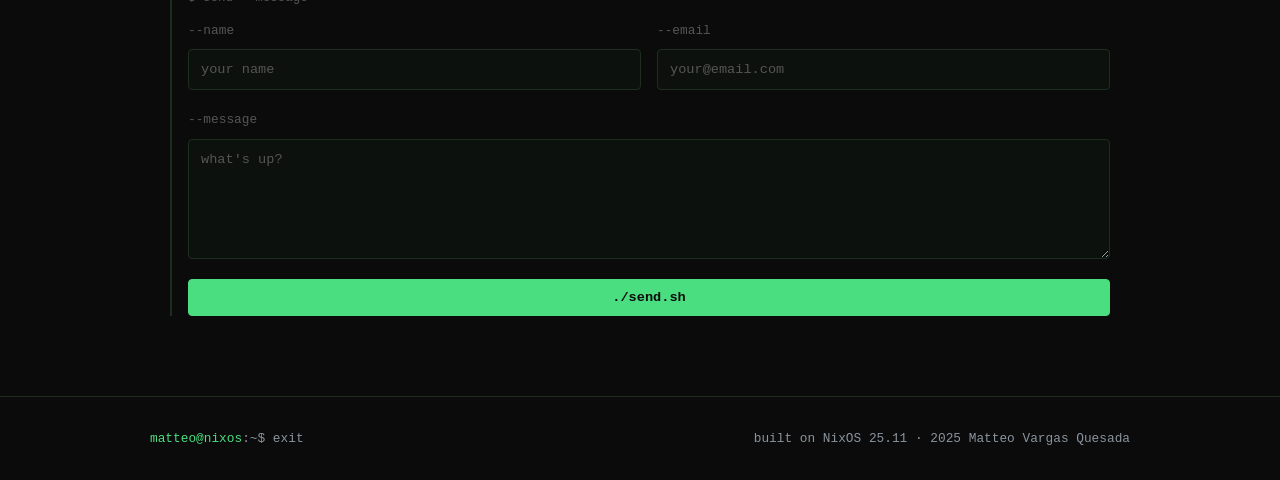
<file: portfolio/index.html>
<!doctype html>
<!--
  SEMANTIC HTML INDEX

  <section>
    Container for major page sections. Groups related content into logical
    areas (hero, about, skills, projects, contact). Each section is typically
    1 of 4-5 major page divisions.

  <header>
    Introductory or navigational content. Used for page header (navbar with
    logo/nav-links) and section headers (section number + title + divider).
    Can appear multiple times.

  <nav>
    Navigation links. Used for main navbar and contact link lists. Defines
    navigational areas of the page.

  <main>
    Main content wrapper. Wraps all primary page content (excluding navbar
    and footer). Semantically marks the page's primary purpose.

  <h1>, <h2>
    Heading hierarchy. h1 = page title (hidden with sr-only). h2 = section
    titles (visible: "about", "skills", "git log --oneline"). Maintains
    document outline.

  <article>
    Self-contained composition. Used for about bio/teaching/philosophy sections
    and project cards. Each article can stand independently.

  <aside>
    Complementary content. Sidebar-like info (about system info, contact status)
    related to but separate from main flow.

  <div>
    Generic container. Non-semantic wrapper for layout groups that don't fit
    other semantic tags (terminal-card, section-inner, skills-grid, etc.).

  <p>
    Paragraph. Text content blocks. Used for terminal output, descriptions,
    comments, and body text.

  <span>
    Inline semantic markup. Used for small, non-block content within text or
    UI elements (green prompt "$", nav logo parts, status dot, terminal cursor).

  <ul>, <li>
    Unordered lists and list items. Used for nav-links, skill-list, project-tags,
    teaching-list, philosophy-list, contact-links, sysinfo-list, and footer info.

  <a>
    Hyperlinks. Navigation targets (nav links, project titles, contact links)
    and external links (GitHub, LinkedIn).

  <details>, <summary>
    Expandable disclosure widget. Used for about philosophy items. <summary>
    shows clickable label, <details> wraps expandable content.

  <form>
    Form container. Wraps contact form with fields and submit button.

  <label>
    Form label. Associates text with form inputs via 'for' attribute.

  <input>, <textarea>
    Form inputs. Text fields (name, email) and text area (message).

  <button>
    Interactive action. Form submit, hero navigation buttons. Can be <button>
    or styled <a> with .btn-primary/.btn-secondary classes.

  <footer>
    Footer section. Page-level footer with exit message and build info.
-->
<html lang="en">
  <head>
    <meta charset="utf-8" />
    <meta name="viewport" content="width=device-width, initial-scale=1.0" />
    <title>Matteo Vargas Quesada</title>

    <!-- Stylesheet -->
    <link rel="stylesheet" href="css/style.css" />
  </head>

  <body>
    <nav id="navbar" role="navigation" aria-label="Main navigation">
      <a href="#hero" class="nav-logo">
        matteo<span class="nav-logo-host">@nixos</span>
        <span class="nav-prompt">:~$</span>
        <span class="sr-only">Home</span>
      </a>

      <ul class="nav-links">
        <li><a href="#hero" aria-label="./home">~</a></li>
        <li><a href="#about" aria-label="./about">~ about</a></li>
        <li><a href="#skills" aria-label="./skills">~ skills</a></li>
        <li><a href="#projects" aria-label="./projects">~ projects</a></li>
        <li><a href="#contact" aria-label="./contact">~ contact</a></li>
      </ul>

      <button
        class="nav-hamburger"
        id="hamburgerBtn"
        aria-label="Menu"
        aria-expanded="false"
      >
        <span></span>
        <span></span>
        <span></span>
      </button>
    </nav>

    <main>
      <section id="hero">
        <h1 class="sr-only">
          Matteo Vargas Quesada – Systems Engineering Portfolio
        </h1>

        <article class="terminal-card">
          <header class="terminal-header">
            <span class="terminal-dot"></span>
            <span class="terminal-dot"></span>
            <span class="terminal-dot"></span>
            <span class="terminal-title">matteo@nixos:~</span>
          </header>

          <div class="terminal-body">
            <p class="terminal-command">
              <span class="terminal-prompt">matteo@nixos:~$</span>
              <span class="terminal-cmd-text">cat about.txt</span>
            </p>
            <p class="terminal-output">Name : Matteo Vargas Quesada</p>
            <p class="terminal-output">
              Role : Systems Engineering Student, 3rd year
            </p>
            <p class="terminal-output">
              From : Costa Rica (open to remote worldwide)
            </p>

            <br />

            <p class="terminal-command">
              <span class="terminal-prompt">matteo@nixos:~$</span>
              <span class="terminal-cmd-text">uname -a</span>
            </p>
            <p class="terminal-output">
              NixOS 25.11 Yarara | GNOME | ThinkPad X13 Gen2i
            </p>

            <br />

            <p class="terminal-command">
              <span class="terminal-prompt">matteo@nixos:~$</span>
              <span class="terminal-cmd-text">cat interests.txt</span>
            </p>
            <p class="terminal-output">
              Declarative systems, containers, CLI/TUI tools,
            </p>
            <p class="terminal-output">
              reproducible environments, open-source everything.
            </p>

            <br />

            <p class="terminal-command">
              <span class="terminal-prompt">matteo@nixos:~$</span>
              <span class="terminal-cursor"></span>
            </p>
          </div>
        </article>

        <div class="hero-buttons">
          <a href="#projects" class="btn-primary">./projects</a>
          <a href="#contact" class="btn-secondary">./contact</a>
        </div>
      </section>

      <section id="about">
        <div class="section-inner">
          <header class="section-header">
            <span class="section-number">01</span>
            <h2 class="section-title">about</h2>
            <div class="section-line"></div>
          </header>

          <article class="about-bio">
            <p class="comment">$ whoami</p>
            <p class="text-bright">
              Systems Engineering student in my 3rd year, based in Costa Rica. I
              gravitate toward systems that are declarative, reproducible, and
              built to last. My daily driver is NixOS — not because it's trendy,
              but because it solves the right problems.
            </p>
            <p class="text-dim">
              I'm drawn to CLI/TUI workflows, containers (distrobox on Fedora,
              nix develop with direnv), and anything that eliminates
              environmental drift. I love ThinkPads, hate proprietary lock-in,
              and have a genuine passion for tinkering — if something can be
              fixed, tuned, or made to work better, I'll figure it out.
            </p>
            <p class="text-dim">
              I adapt quickly to any environment — new codebases, new stacks,
              new teams. I pick things up fast and stay comfortable in the
              unfamiliar.
            </p>
          </article>

          <article class="about-teaching">
            <p class="comment">$ cat teaching.log</p>

            <ul class="teaching-list">
              <li>
                <h3 class="teaching-role">Programming I Tutor</h3>
                <p class="teaching-detail">
                  2 semesters — helped students build foundations in structured
                  programming
                </p>
              </li>
              <li>
                <h3 class="teaching-role">General Mathematics Tutor</h3>
                <p class="teaching-detail">
                  2 semesters — calculus, algebra, university-level math
                </p>
              </li>
            </ul>

            <p class="text-dim teaching-note">
              Strong ability to self-organize, push through hard deadlines, and
              communicate technical concepts clearly under pressure.
            </p>
          </article>

          <article class="about-philosophy">
            <p class="comment">$ cat philosophy.md</p>

            <ul class="philosophy-list">
              <li>
                <details>
                  <summary>
                    <span class="arrow">▸</span>Declarative Determinism
                  </summary>
                  <p>
                    Treat your OS as a mathematical function, not an organic
                    decaying entity. NixOS ensures environments are reproducible
                    and time-resistant — eliminating "it works on my machine"
                    forever.
                  </p>
                </details>
              </li>
              <li>
                <details>
                  <summary>
                    <span class="arrow">▸</span>Plain-Text Permanence
                  </summary>
                  <p>
                    Local, human-readable formats over proprietary cloud silos.
                    Markdown, plain configs, local Obsidian vaults — knowledge
                    that's accessible decades from now with no platform
                    dependency.
                  </p>
                </details>
              </li>
              <li>
                <details>
                  <summary>
                    <span class="arrow">▸</span>Hardware Control &amp; Longevity
                  </summary>
                  <p>
                    ThinkPads for repairability and control. LineageOS for
                    phones. Devices that stay functional through
                    community-driven open-source software, not vendor planned
                    obsolescence.
                  </p>
                </details>
              </li>
              <li>
                <details>
                  <summary>
                    <span class="arrow">▸</span>Keyboard-Driven Efficiency
                  </summary>
                  <p>
                    TUIs and minimalist WMs (Sway, Helix) — tools that get out
                    of the way. Muscle memory, static reliable workflows, zero
                    friction from heavy animations or forced UI churn.
                  </p>
                </details>
              </li>
              <li>
                <details>
                  <summary>
                    <span class="arrow">▸</span>Anti-Fragility through Localism
                  </summary>
                  <p>
                    Minimize external dependencies. Declarative local configs,
                    offline-capable tools, and self-contained environments.
                    Infrastructure immune to internet outages and service
                    shutdowns.
                  </p>
                </details>
              </li>
            </ul>
          </article>

          <aside class="about-sysinfo">
            <p class="sysinfo-command">
              <span class="terminal-prompt">$</span> inxi -S
            </p>
            <ul class="sysinfo-list">
              <li>
                Host: NixOS 25.11 Yarara &nbsp;|&nbsp; Shell: zsh / bash
                &nbsp;|&nbsp; DE: GNOME
              </li>
              <li>
                Devices: ThinkPad X13 Gen2i &nbsp;|&nbsp; ThinkPad L13 Gen2
              </li>
              <li>
                WM history: Hyprland · Sway · KDE · GNOME (current, preferred)
              </li>
              <li>Editor: Helix (primary)</li>
            </ul>
          </aside>
        </div>
      </section>
      <section id="skills">
        <div class="section-inner">
          <header class="section-header">
            <span class="section-number">02</span>
            <h2 class="section-title">skills --list</h2>
            <div class="section-line"></div>
          </header>

          <p class="comment">$ ls -la ~/skills/</p>

          <div class="skills-grid">
            <article class="skill-group">
              <h3 class="skill-group-title"># Languages</h3>
              <ul class="skill-list">
                <li>
                  <span class="skill-name">Java</span>
                  <span class="skill-dots"></span>
                  <span class="skill-detail">Maven, JavaFX</span>
                </li>
                <li>
                  <span class="skill-name">Python</span>
                  <span class="skill-dots"></span>
                  <span class="skill-detail">Flask, Ratatui</span>
                </li>
                <li>
                  <span class="skill-name">JavaScript</span>
                  <span class="skill-dots"></span>
                  <span class="skill-detail">Node.js, Express.js</span>
                </li>
                <li>
                  <span class="skill-name">Bash</span>
                  <span class="skill-dots"></span>
                  <span class="skill-detail">scripting, automation</span>
                </li>
                <li>
                  <span class="skill-name">Nix</span>
                  <span class="skill-dots"></span>
                  <span class="skill-detail">NixOS configs, flakes</span>
                </li>
              </ul>
            </article>

            <article class="skill-group">
              <h3 class="skill-group-title"># Linux / OS</h3>
              <ul class="skill-list">
                <li>
                  <span class="skill-name">NixOS 25.11</span>
                  <span class="skill-dots"></span>
                  <span class="skill-detail"
                    >primary — flakes, home-manager</span
                  >
                </li>
                <li>
                  <span class="skill-name">Fedora</span>
                  <span class="skill-dots"></span>
                  <span class="skill-detail">daily dev, distrobox</span>
                </li>
                <li>
                  <span class="skill-name">Debian</span>
                  <span class="skill-dots"></span>
                  <span class="skill-detail">servers, containers</span>
                </li>
                <li>
                  <span class="skill-name">Arch / CachyOS</span>
                  <span class="skill-dots"></span>
                  <span class="skill-detail">performance, gaming</span>
                </li>
              </ul>
            </article>

            <article class="skill-group">
              <h3 class="skill-group-title"># Containers &amp; Infra</h3>
              <ul class="skill-list">
                <li>
                  <span class="skill-name">Docker</span>
                  <span class="skill-dots"></span>
                  <span class="skill-detail">images, compose</span>
                </li>
                <li>
                  <span class="skill-name">Distrobox</span>
                  <span class="skill-dots"></span>
                  <span class="skill-detail"
                    >mutable containers on immutable host</span
                  >
                </li>
                <li>
                  <span class="skill-name">nix develop</span>
                  <span class="skill-dots"></span>
                  <span class="skill-detail">reproducible shells + direnv</span>
                </li>
                <li>
                  <span class="skill-name">Oracle DB</span>
                  <span class="skill-dots"></span>
                  <span class="skill-detail">SQL, schemas</span>
                </li>
              </ul>
            </article>

            <article class="skill-group">
              <h3 class="skill-group-title"># Tools &amp; Workflow</h3>
              <ul class="skill-list">
                <li>
                  <span class="skill-name">Helix</span>
                  <span class="skill-dots"></span>
                  <span class="skill-detail">editor of choice</span>
                </li>
                <li>
                  <span class="skill-name">Git</span>
                  <span class="skill-dots"></span>
                  <span class="skill-detail">version control</span>
                </li>
                <li>
                  <span class="skill-name">GNOME</span>
                  <span class="skill-dots"></span>
                  <span class="skill-detail">current DE (preferred)</span>
                </li>
                <li>
                  <span class="skill-name">Obsidian</span>
                  <span class="skill-dots"></span>
                  <span class="skill-detail">local-first knowledge base</span>
                </li>
                <li>
                  <span class="skill-name">direnv</span>
                  <span class="skill-dots"></span>
                  <span class="skill-detail">automatic env switching</span>
                </li>
              </ul>
            </article>
          </div>

          <footer class="skills-footer">
            <p><span class="terminal-prompt">$</span> echo $INTERESTS</p>
            <p class="skills-interests">
              declarative-systems &nbsp; reproducible-builds &nbsp; tui-tooling
              &nbsp; open-source &nbsp; containers &nbsp; thinkpads &nbsp;
              tinkering
            </p>
          </footer>
        </div>
      </section>
      <section id="projects">
        <div class="section-inner">
          <header class="section-header">
            <span class="section-number">03</span>
            <h2 class="section-title">git log --oneline</h2>
            <div class="section-line"></div>
          </header>

          <p class="comment">$ gh repo list quesadx</p>

          <ul class="project-list">
            <li class="project-card">
              <header class="project-card-header">
                <a
                  href="https://github.com/quesadx/linux-dotfiles"
                  target="_blank"
                  rel="noopener noreferrer"
                  class="project-title"
                >
                  linux-dotfiles
                  <svg
                    xmlns="http://www.w3.org/2000/svg"
                    width="11"
                    height="11"
                    viewBox="0 0 24 24"
                    fill="none"
                    stroke="currentColor"
                    stroke-width="2"
                    stroke-linecap="round"
                    stroke-linejoin="round"
                  >
                    <path d="M15 3h6v6" />
                    <path d="M10 14 21 3" />
                    <path
                      d="M18 13v6a2 2 0 0 1-2 2H5a2 2 0 0 1-2-2V8a2 2 0 0 1 2-2h6"
                    />
                  </svg>
                </a>
                <span class="project-badge">daily driver config</span>
              </header>
              <p class="project-desc">
                My NixOS and Linux dotfiles. Declarative, modular, flake-based.
                Manages packages, services, home-manager, and hardware config
                from a single repo.
              </p>
              <ul class="project-tags">
                <li>Nix</li>
                <li>NixOS</li>
                <li>home-manager</li>
                <li>flakes</li>
              </ul>
            </li>

            <li class="project-card">
              <header class="project-card-header">
                <a
                  href="https://github.com/quesadx/flow-fx-project-manager"
                  target="_blank"
                  rel="noopener noreferrer"
                  class="project-title"
                >
                  flow-fx-project-manager
                  <svg
                    xmlns="http://www.w3.org/2000/svg"
                    width="11"
                    height="11"
                    viewBox="0 0 24 24"
                    fill="none"
                    stroke="currentColor"
                    stroke-width="2"
                    stroke-linecap="round"
                    stroke-linejoin="round"
                  >
                    <path d="M15 3h6v6" />
                    <path d="M10 14 21 3" />
                    <path
                      d="M18 13v6a2 2 0 0 1-2 2H5a2 2 0 0 1-2-2V8a2 2 0 0 1 2-2h6"
                    />
                  </svg>
                </a>
                <span class="project-badge">uni project</span>
              </header>
              <p class="project-desc">
                A desktop project manager application built with JavaFX and
                Maven. Designed for organizing tasks, timelines, and resources
                with a clean UI.
              </p>
              <ul class="project-tags">
                <li>Java</li>
                <li>JavaFX</li>
                <li>Maven</li>
              </ul>
            </li>

            <li class="project-card">
              <header class="project-card-header">
                <a
                  href="https://github.com/quesadx/gestion-del-fin-api"
                  target="_blank"
                  rel="noopener noreferrer"
                  class="project-title"
                >
                  gestion-del-fin-api
                  <svg
                    xmlns="http://www.w3.org/2000/svg"
                    width="11"
                    height="11"
                    viewBox="0 0 24 24"
                    fill="none"
                    stroke="currentColor"
                    stroke-width="2"
                    stroke-linecap="round"
                    stroke-linejoin="round"
                  >
                    <path d="M15 3h6v6" />
                    <path d="M10 14 21 3" />
                    <path
                      d="M18 13v6a2 2 0 0 1-2 2H5a2 2 0 0 1-2-2V8a2 2 0 0 1 2-2h6"
                    />
                  </svg>
                </a>
                <span class="project-badge">uni project</span>
              </header>
              <p class="project-desc">
                REST API for financial or resource management, built with
                Node.js and Express. Handles CRUD operations with an Oracle DB
                backend.
              </p>
              <ul class="project-tags">
                <li>Node.js</li>
                <li>Express.js</li>
                <li>Oracle DB</li>
              </ul>
            </li>

            <li class="project-card">
              <header class="project-card-header">
                <a
                  href="https://github.com/quesadx/maximize-2-new-workspace"
                  target="_blank"
                  rel="noopener noreferrer"
                  class="project-title"
                >
                  maximize-2-new-workspace
                  <svg
                    xmlns="http://www.w3.org/2000/svg"
                    width="11"
                    height="11"
                    viewBox="0 0 24 24"
                    fill="none"
                    stroke="currentColor"
                    stroke-width="2"
                    stroke-linecap="round"
                    stroke-linejoin="round"
                  >
                    <path d="M15 3h6v6" />
                    <path d="M10 14 21 3" />
                    <path
                      d="M18 13v6a2 2 0 0 1-2 2H5a2 2 0 0 1-2-2V8a2 2 0 0 1 2-2h6"
                    />
                  </svg>
                </a>
                <span class="project-badge">desktop tooling</span>
              </header>
              <p class="project-desc">
                A GNOME extension / script that automatically moves a maximized
                window to a new workspace — keyboard-driven workspace management
                without the noise.
              </p>
              <ul class="project-tags">
                <li>Bash</li>
                <li>GNOME</li>
                <li>JavaScript</li>
              </ul>
            </li>

            <li class="project-card">
              <header class="project-card-header">
                <a
                  href="https://github.com/quesadx/routy-c"
                  target="_blank"
                  rel="noopener noreferrer"
                  class="project-title"
                >
                  routy-c
                  <svg
                    xmlns="http://www.w3.org/2000/svg"
                    width="11"
                    height="11"
                    viewBox="0 0 24 24"
                    fill="none"
                    stroke="currentColor"
                    stroke-width="2"
                    stroke-linecap="round"
                    stroke-linejoin="round"
                  >
                    <path d="M15 3h6v6" />
                    <path d="M10 14 21 3" />
                    <path
                      d="M18 13v6a2 2 0 0 1-2 2H5a2 2 0 0 1-2-2V8a2 2 0 0 1 2-2h6"
                    />
                  </svg>
                </a>
                <span class="project-badge">systems project</span>
              </header>
              <p class="project-desc">
                A lightweight HTTP router written in C. Minimal,
                dependency-free, built as a low-level exercise in understanding
                how routing and request dispatch work.
              </p>
              <ul class="project-tags">
                <li>C</li>
                <li>HTTP</li>
                <li>networking</li>
              </ul>
            </li>

            <li class="project-card">
              <header class="project-card-header">
                <a
                  href="https://github.com/quesadx/human-ide"
                  target="_blank"
                  rel="noopener noreferrer"
                  class="project-title"
                >
                  human-ide
                  <svg
                    xmlns="http://www.w3.org/2000/svg"
                    width="11"
                    height="11"
                    viewBox="0 0 24 24"
                    fill="none"
                    stroke="currentColor"
                    stroke-width="2"
                    stroke-linecap="round"
                    stroke-linejoin="round"
                  >
                    <path d="M15 3h6v6" />
                    <path d="M10 14 21 3" />
                    <path
                      d="M18 13v6a2 2 0 0 1-2 2H5a2 2 0 0 1-2-2V8a2 2 0 0 1 2-2h6"
                    />
                  </svg>
                </a>
                <span class="project-badge">personal tool</span>
              </header>
              <p class="project-desc">
                An experimental IDE or editor-adjacent tool focused on a
                human-centric developer experience. Minimal surface area, no
                bloat.
              </p>
              <ul class="project-tags">
                <li>Python</li>
                <li>TUI</li>
                <li>Ratatui</li>
              </ul>
            </li>

            <li class="project-card">
              <header class="project-card-header">
                <a
                  href="https://github.com/quesadx/muffet-solitario"
                  target="_blank"
                  rel="noopener noreferrer"
                  class="project-title"
                >
                  muffet-solitario
                  <svg
                    xmlns="http://www.w3.org/2000/svg"
                    width="11"
                    height="11"
                    viewBox="0 0 24 24"
                    fill="none"
                    stroke="currentColor"
                    stroke-width="2"
                    stroke-linecap="round"
                    stroke-linejoin="round"
                  >
                    <path d="M15 3h6v6" />
                    <path d="M10 14 21 3" />
                    <path
                      d="M18 13v6a2 2 0 0 1-2 2H5a2 2 0 0 1-2-2V8a2 2 0 0 1 2-2h6"
                    />
                  </svg>
                </a>
                <span class="project-badge">fun project</span>
              </header>
              <p class="project-desc">
                A terminal solitaire game. Keyboard-driven, runs in the TUI.
                Because why not have a good solitaire that works over SSH.
              </p>
              <ul class="project-tags">
                <li>Python</li>
                <li>TUI</li>
                <li>Bash</li>
              </ul>
            </li>
          </ul>

          <a
            href="https://github.com/quesadx"
            target="_blank"
            rel="noopener noreferrer"
            class="projects-github-link"
          >
            <span class="terminal-prompt">$</span> open github.com/quesadx →
          </a>
        </div>
      </section>
      <section id="contact">
        <div class="section-inner">
          <header class="section-header">
            <span class="section-number">04</span>
            <h2 class="section-title">./contact.sh</h2>
            <div class="section-line"></div>
          </header>

          <aside class="contact-status">
            <p class="comment"># status</p>
            <p class="status-open">
              <span class="status-dot">●</span> Open to opportunities —
              internships, part-time, student projects
            </p>
            <p class="status-detail">
              Location : Costa Rica (remote worldwide)
            </p>
            <p class="status-detail">Response : &lt; 24h</p>
          </aside>

          <nav aria-label="Contact links">
            <p class="comment">$ cat contact.json</p>
            <ul class="contact-links">
              <li>
                <a href="mailto:matteo@example.com" class="contact-link">
                  <svg
                    xmlns="http://www.w3.org/2000/svg"
                    width="14"
                    height="14"
                    viewBox="0 0 24 24"
                    fill="none"
                    stroke="currentColor"
                    stroke-width="2"
                    stroke-linecap="round"
                    stroke-linejoin="round"
                  >
                    <rect width="20" height="16" x="2" y="4" rx="2" />
                    <path d="m22 7-8.97 5.7a1.94 1.94 0 0 1-2.06 0L2 7" />
                  </svg>
                  <span>matteo@example.com</span>
                </a>
              </li>
              <li>
                <a
                  href="https://github.com/quesadx"
                  target="_blank"
                  rel="noopener noreferrer"
                  class="contact-link"
                >
                  <svg
                    xmlns="http://www.w3.org/2000/svg"
                    width="14"
                    height="14"
                    viewBox="0 0 24 24"
                    fill="none"
                    stroke="currentColor"
                    stroke-width="2"
                    stroke-linecap="round"
                    stroke-linejoin="round"
                  >
                    <path
                      d="M15 22v-4a4.8 4.8 0 0 0-1-3.5c3 0 6-2 6-5.5.08-1.25-.27-2.48-1-3.5.28-1.15.28-2.35 0-3.5 0 0-1 0-3 1.5-2.64-.5-5.36-.5-8 0C6 2 5 2 5 2c-.3 1.15-.3 2.35 0 3.5A5.403 5.403 0 0 0 4 9c0 3.5 3 5.5 6 5.5-.39.49-.68 1.05-.85 1.65-.17.6-.22 1.23-.15 1.85v4"
                    />
                    <path d="M9 18c-4.51 2-5-2-7-2" />
                  </svg>
                  <span>github.com/quesadx</span>
                </a>
              </li>
              <li>
                <a
                  href="https://linkedin.com/in/quesadx"
                  target="_blank"
                  rel="noopener noreferrer"
                  class="contact-link"
                >
                  <svg
                    xmlns="http://www.w3.org/2000/svg"
                    width="14"
                    height="14"
                    viewBox="0 0 24 24"
                    fill="none"
                    stroke="currentColor"
                    stroke-width="2"
                    stroke-linecap="round"
                    stroke-linejoin="round"
                  >
                    <path
                      d="M16 8a6 6 0 0 1 6 6v7h-4v-7a2 2 0 0 0-2-2 2 2 0 0 0-2 2v7h-4v-7a6 6 0 0 1 6-6z"
                    />
                    <rect width="4" height="12" x="2" y="9" />
                    <circle cx="4" cy="4" r="2" />
                  </svg>
                  <span>linkedin.com/in/quesadx</span>
                </a>
              </li>
            </ul>
          </nav>

          <div class="contact-form-wrap">
            <p class="comment">$ send --message</p>
            <form class="contact-form" action="#" method="post">
              <div class="form-row">
                <div class="form-group">
                  <label for="contact-name">--name</label>
                  <input
                    type="text"
                    id="contact-name"
                    name="name"
                    placeholder="your name"
                    required
                  />
                </div>
                <div class="form-group">
                  <label for="contact-email">--email</label>
                  <input
                    type="email"
                    id="contact-email"
                    name="email"
                    placeholder="your@email.com"
                    required
                  />
                </div>
              </div>

              <div class="form-group">
                <label for="contact-message">--message</label>
                <textarea
                  id="contact-message"
                  name="message"
                  rows="5"
                  placeholder="what's up?"
                  required
                ></textarea>
              </div>

              <button type="submit" class="btn-primary">./send.sh</button>
            </form>
          </div>
        </div>
      </section>

      <footer>
        <div class="footer-inner">
          <span class="footer-left"
            ><span class="terminal-prompt">matteo@nixos</span>:~$ exit</span
          >
          <span class="footer-right"
            >built on NixOS 25.11 · 2025 Matteo Vargas Quesada</span
          >
        </div>
      </footer>
    </main>
  </body>
</html>
</file>
<file: docs/css/style.css>
/* ===== CSS VARIABLES ===== */
:root {
  --bg-dark:    #0a0b0a;
  --bg-card:    #0d110d;
  --green:      #4ade80;
  --text-main:  #e2e8f0;
  --text-dim:   #8b949e;
  --text-muted: #555555;
  --border:     #1e2e1e;
  --font:       monospace;
}

/* ===== RESET & BASE ===== */
* {
  box-sizing: border-box;
}

html, body {
  margin: 0;
  padding: 0;
}

body {
  background-color: var(--bg-dark);
  color: var(--text-main);
  font-family: var(--font);
  font-size: 14px;
  line-height: 1.6;
  overflow-x: hidden;
}

/* ===== HEADER & NAV ===== */
#navbar {
  position: fixed;
  top: 0;
  left: 0;
  right: 0;
  z-index: 9999;
  background-color: rgba(10, 11, 10, 0.96);
  border-bottom: 1px solid var(--border);
  backdrop-filter: blur(8px);
  display: flex;
  justify-content: space-between;
  align-items: center;
  padding: 0 2rem;
  height: 3.5rem;
}

.nav-logo {
  display: flex;
  align-items: center;
  gap: 2px;
  text-decoration: none;
  color: var(--text-main);
  font-size: 0.9rem;
  font-weight: 700;
  white-space: nowrap;
}

.nav-logo-host {
  color: var(--text-muted);
}

.nav-prompt {
  color: var(--green);
}

.nav-links {
  display: flex;
  align-items: center;
  gap: 2rem;
  list-style: none;
  margin: 0;
  padding: 0;
  position: relative;
  z-index: 10000;
}

.nav-links a {
  text-decoration: none;
  color: var(--text-main);
  font-size: 0.85rem;
  transition: color 0.15s ease;
}

.nav-links a:hover,
.nav-links a:focus {
  color: var(--green);
  outline: none;
}

.nav-hamburger {
  display: none;
  flex-direction: column;
  gap: 4px;
  background: none;
  border: none;
  cursor: pointer;
  padding: 0;
  margin: 0;
}

.nav-hamburger span {
  display: block;
  width: 24px;
  height: 2px;
  background-color: var(--green);
  border-radius: 2px;
  transition: all 0.3s ease;
}

/* main sections */
main {
  margin-top: 3.5rem;
}

section {
  padding: 2rem 1.25rem;
}

#hero {
  display: flex;
  flex-direction: column;
  align-items: center;
  justify-content: center;
  min-height: 100vh;
  background-color: var(--bg-dark);
}

/* terminal card */
.terminal-card {
  width: 100%;
  max-width: 650px;
  background-color: var(--bg-card);
  border: 1px solid var(--border);
  border-radius: 8px;
  overflow: hidden;
  box-shadow: 0 4px 16px rgba(0, 0, 0, 0.5);
  margin-bottom: 2rem;
}

.terminal-header {
  display: flex;
  align-items: center;
  gap: 8px;
  background-color: rgba(10, 11, 10, 0.96);
  border-bottom: 1px solid var(--border);
  padding: 10px 16px;
  font-size: 0.75rem;
  color: var(--text-muted);
}

.terminal-dot {
  display: inline-block;
  width: 10px;
  height: 10px;
  border-radius: 50%;
  background-color: #333;
}

.terminal-title {
  margin-left: auto;
  font-size: 0.75rem;
  color: var(--text-muted);
}

.terminal-body {
  padding: 18px 20px;
  min-height: 280px;
  overflow-y: auto;
}

.terminal-command {
  display: flex;
  gap: 8px;
  margin: 8px 0;
  flex-wrap: wrap;
}

.terminal-prompt {
  color: var(--green);
  flex-shrink: 0;
}

.terminal-cmd-text,
.terminal-output {
  color: var(--text-dim);
}

.terminal-cursor {
  display: inline-block;
  width: 7px;
  height: 14px;
  background: var(--green);
  margin-left: 1px;
  vertical-align: middle;
  animation: blink 1s steps(1) infinite;
}

@keyframes blink {
  0%, 49% { opacity: 1; }
  50%, 100% { opacity: 0; }
}

/* buttons */
.hero-buttons {
  display: flex;
  gap: 12px;
  justify-content: center;
  flex-wrap: wrap;
}

.btn-primary,
.btn-secondary {
  display: inline-block;
  padding: 10px 24px;
  border-radius: 4px;
  text-decoration: none;
  font-size: 0.85rem;
  font-family: var(--font);
  font-weight: 700;
  border: 1px solid var(--border);
  cursor: pointer;
  transition: all 0.15s ease;
}

.btn-primary {
  background-color: var(--green);
  color: var(--bg-dark);
  border-color: var(--green);
}

.btn-primary:hover,
.btn-primary:focus {
  background-color: #22c55e;
  outline: none;
}

.btn-secondary {
  background-color: transparent;
  color: var(--green);
}

.btn-secondary:hover,
.btn-secondary:focus {
  border-color: var(--green);
  outline: none;
}

/* ===== ABOUT SECTION ===== */
#about {
  max-width: 980px;
  margin: 0 auto;
  background-color: var(--bg-dark);
}

.section-header {
  display: flex;
  align-items: center;
  gap: 12px;
  margin-bottom: 1.5rem;
}

.section-number {
  color: var(--green);
  font-size: 0.85rem;
}

.section-title {
  font-size: 1.15rem;
  color: var(--text-main);
  text-transform: lowercase;
  letter-spacing: 0.5px;
}

.section-line {
  flex: 1;
  height: 1px;
  background: var(--border);
}

.about-bio,
.about-teaching,
.about-philosophy {
  border-left: 2px solid var(--border);
  padding-left: 1rem;
  margin-bottom: 1.5rem;
}

.comment {
  color: var(--text-muted);
  font-size: 0.78rem;
  margin-bottom: 0.5rem;
}

.text-bright {
  color: var(--text-main);
  font-size: 0.92rem;
  line-height: 1.6;
  margin-bottom: 0.75rem;
}

.text-dim {
  color: var(--text-dim);
  font-size: 0.88rem;
  line-height: 1.6;
  margin-bottom: 0.75rem;
}

.teaching-list,
.philosophy-list {
  list-style: none;
  padding: 0;
  margin: 0.5rem 0 0 0;
}

.teaching-list li {
  margin-bottom: 0.75rem;
}

.teaching-role {
  font-size: 0.9rem;
  color: var(--text-main);
  margin-bottom: 0.25rem;
}

.teaching-detail {
  color: var(--text-dim);
  font-size: 0.82rem;
  margin: 0;
}

.teaching-note {
  margin-top: 0.75rem;
}

.philosophy-list li {
  margin-bottom: 6px;
}

.philosophy-list details > summary {
  cursor: pointer;
  color: var(--text-dim);
  padding: 10px 0;
  user-select: none;
}

.philosophy-list details p {
  margin: 0 0 12px 0;
  color: var(--text-dim);
  font-size: 0.86rem;
}

.arrow {
  color: var(--green);
  margin-right: 8px;
}

.about-sysinfo {
  border-left: 1px solid var(--border);
  padding-left: 1rem;
  font-size: 0.85rem;
  color: var(--text-dim);
}

.sysinfo-command {
  color: var(--text-muted);
  margin-bottom: 0.6rem;
}

.sysinfo-list {
  list-style: none;
  padding: 0;
  margin: 0;
}

.sysinfo-list li {
  margin-bottom: 0.5rem;
}

/* utilities */
.sr-only {
  position: absolute;
  width: 1px;
  height: 1px;
  padding: 0;
  margin: -1px;
  overflow: hidden;
  clip: rect(0,0,0,0);
  white-space: nowrap;
  border: 0;
}

/* skills sections */
#skills {
  max-width: 980px;
  margin: 0 auto;
  background-color: var(--bg-dark);
}

.skills-container {
  display: grid;
  grid-template-columns: repeat(auto-fit, minmax(300px, 1fr));
  gap: 2rem;
  margin: 1.5rem 0;
}

.skill-group {
  border-left: 2px solid var(--border);
  padding-left: 1rem;
}

.skill-group-title {
  color: var(--text-main);
  font-size: 0.95rem;
  margin-bottom: 0.75rem;
  text-transform: lowercase;
}

.skill-list {
  list-style: none;
  padding: 0;
  margin: 0;
  display: flex;
  flex-direction: column;
  gap: 0.75rem;
}

.skill-list li {
  display: flex;
  align-items: center;
  gap: 0.75rem;
  font-size: 0.85rem;
  color: var(--text-dim);
}

.skill-name {
  color: var(--text-main);
  flex-shrink: 0;
  font-weight: 500;
  min-width: 100px;
}

.skill-dots {
  flex: 1;
  border-bottom: 1px dotted var(--border);
}

.skill-detail {
  color: var(--text-dim);
  font-size: 0.8rem;
  flex-shrink: 0;
}

.skills-footer {
  border-left: 2px solid var(--border);
  padding-left: 1rem;
  margin-top: 2rem;
}

.skills-footer p {
  margin: 0 0 0.5rem 0;
  color: var(--text-dim);
  font-size: 0.85rem;
}

.skills-interests {
  color: var(--green);
  font-size: 0.8rem;
}

/* projects section */
#projects {
  max-width: 980px;
  margin: 0 auto;
  background-color: var(--bg-dark);
}

.project-list {
  list-style: none;
  padding: 0;
  margin: 1.5rem 0 2rem 0;
  display: flex;
  flex-direction: column;
  gap: 1.5rem;
}

.project-card {
  border-left: 2px solid var(--border);
  padding-left: 1rem;
  display: flex;
  flex-direction: column;
  gap: 0.75rem;
}

.project-card-header {
  display: flex;
  align-items: center;
  gap: 0.75rem;
  flex-wrap: wrap;
}

.project-title {
  display: inline-flex;
  align-items: center;
  gap: 0.4rem;
  color: var(--green);
  text-decoration: none;
  font-size: 0.9rem;
  font-weight: 500;
  transition: color 0.15s ease;
}

.project-title:hover,
.project-title:focus {
  color: #22c55e;
  outline: none;
}

.project-badge {
  display: inline-block;
  color: var(--text-muted);
  font-size: 0.75rem;
  background-color: transparent;
  border: 1px solid var(--border);
  padding: 2px 8px;
  border-radius: 2px;
  text-transform: lowercase;
}

.project-desc {
  color: var(--text-dim);
  font-size: 0.85rem;
  line-height: 1.5;
  margin: 0;
}

.project-tags {
  list-style: none;
  padding: 0;
  margin: 0;
  display: flex;
  gap: 0.5rem;
  flex-wrap: wrap;
}

.project-tags li {
  color: var(--text-muted);
  font-size: 0.75rem;
  background-color: transparent;
  border: 1px solid var(--border);
  padding: 3px 8px;
  border-radius: 2px;
}

.projects-github-link {
  display: inline-block;
  color: var(--green);
  text-decoration: none;
  font-size: 0.85rem;
  margin-top: 1rem;
  transition: color 0.15s ease;
}

.projects-github-link:hover,
.projects-github-link:focus {
  color: #22c55e;
  outline: none;
}

/* contact section */
#contact {
  max-width: 980px;
  margin: 0 auto;
  background-color: var(--bg-dark);
}

.contact-status {
  border-left: 2px solid var(--border);
  padding-left: 1rem;
  margin-bottom: 2rem;
}

.contact-status p {
  margin: 0 0 0.5rem 0;
  color: var(--text-dim);
  font-size: 0.85rem;
}

.status-dot {
  color: var(--green);
  margin-right: 0.4rem;
}

.status-open {
  color: var(--text-main);
  font-size: 0.9rem;
}

.status-detail {
  color: var(--text-dim);
  font-size: 0.8rem;
}

.contact-links {
  list-style: none;
  padding: 0;
  margin: 1.5rem 0;
  border-left: 2px solid var(--border);
  padding-left: 1rem;
  display: flex;
  flex-direction: column;
  gap: 0.75rem;
}

.contact-link {
  display: inline-flex;
  align-items: center;
  gap: 0.6rem;
  color: var(--green);
  text-decoration: none;
  font-size: 0.85rem;
  transition: color 0.15s ease;
}

.contact-link:hover,
.contact-link:focus {
  color: #22c55e;
  outline: none;
}

.contact-link svg {
  flex-shrink: 0;
}

.contact-form-wrap {
  border-left: 2px solid var(--border);
  padding-left: 1rem;
  margin-top: 2rem;
}

.contact-form {
  display: flex;
  flex-direction: column;
  gap: 1.25rem;
  margin-top: 0.75rem;
}

.form-row {
  display: grid;
  grid-template-columns: 1fr 1fr;
  gap: 1rem;
}

.form-group {
  display: flex;
  flex-direction: column;
  gap: 0.5rem;
}

.form-group label {
  color: var(--text-muted);
  font-size: 0.8rem;
}

.form-group input,
.form-group textarea {
  background-color: var(--bg-card);
  border: 1px solid var(--border);
  color: var(--text-main);
  font-family: var(--font);
  font-size: 0.85rem;
  padding: 0.75rem;
  border-radius: 4px;
  transition: border-color 0.15s ease;
}

.form-group input::placeholder,
.form-group textarea::placeholder {
  color: var(--text-muted);
}

.form-group input:focus,
.form-group textarea:focus {
  outline: none;
  border-color: var(--green);
}

.form-group textarea {
  resize: vertical;
  min-height: 120px;
}

/* footer */
footer {
  background-color: var(--bg-dark);
  border-top: 1px solid var(--border);
  padding: 2rem 1.25rem;
  margin-top: 3rem;
}

.footer-inner {
  max-width: 980px;
  margin: 0 auto;
  display: flex;
  justify-content: space-between;
  align-items: center;
  gap: 1rem;
  flex-wrap: wrap;
  font-size: 0.8rem;
  color: var(--text-dim);
}

.footer-left,
.footer-right {
  flex: 1;
}

.footer-left {
  text-align: left;
}

.footer-right {
  text-align: right;
}

/* responsive */
@media (max-width: 768px) {
  #navbar {
    padding: 0 1rem;
  }

  .nav-links {
    display: none;
    flex-direction: column;
    position: absolute;
    top: 3.5rem;
    left: 0;
    right: 0;
    background-color: var(--bg-dark);
    border-bottom: 1px solid var(--border);
    gap: 0;
    padding: 1rem 0;
    z-index: 9998;
  }

  .nav-links.open {
    display: flex;
  }

  .nav-links li {
    width: 100%;
  }

  .nav-links a {
    display: block;
    padding: 0.75rem 1.5rem;
  }

  .nav-hamburger {
    display: flex;
  }

  #hero {
    padding: 2rem 1rem;
    min-height: auto;
  }

  .terminal-card {
    max-width: 100%;
  }

  .hero-buttons {
    gap: 8px;
  }

  .btn-primary,
  .btn-secondary {
    flex: 1;
    min-width: 120px;
  }

  #about,
  #skills,
  #projects,
  #contact {
    padding: 2rem 1rem;
  }

  .section-header {
    flex-wrap: wrap;
  }

  .section-line {
    flex: 0 0 100%;
    order: 3;
  }

  .skills-container {
    grid-template-columns: 1fr;
  }

  .form-row {
    grid-template-columns: 1fr;
  }

  .footer-inner {
    flex-direction: column;
    text-align: center;
  }

  .footer-left,
  .footer-right {
    text-align: center;
  }
}

@media (max-width: 480px) {
  #navbar {
    padding: 0 1rem;
  }

  .nav-logo {
    font-size: 0.75rem;
  }

  .terminal-body {
    padding: 12px 16px;
    font-size: 12px;
  }

  .hero-buttons {
    flex-direction: column;
    width: 100%;
  }

  .btn-primary,
  .btn-secondary {
    width: 100%;
  }

  section {
    padding: 1.5rem 1rem;
  }

  .section-header {
    font-size: 0.9rem;
  }

  .project-card-header {
    flex-direction: column;
    align-items: flex-start;
  }

  .skill-list li {
    flex-wrap: wrap;
  }

  .skill-dots {
    display: none;
  }

  .footer-inner {
    font-size: 0.7rem;
  }
}
</file>
<file: portfolio/css/style.css>
/* ===== CSS VARIABLES ===== */
:root {
  --bg-dark:    #0a0b0a;
  --bg-card:    #0d110d;
  --green:      #4ade80;
  --text-main:  #e2e8f0;
  --text-dim:   #8b949e;
  --text-muted: #555555;
  --border:     #1e2e1e;
  --font:       monospace;
}

/* ===== RESET & BASE ===== */
* {
  box-sizing: border-box;
}

html, body {
  margin: 0;
  padding: 0;
}

body {
  background-color: var(--bg-dark);
  color: var(--text-main);
  font-family: var(--font);
  font-size: 14px;
  line-height: 1.6;
  overflow-x: hidden;
}

/* ===== HEADER & NAV ===== */
#navbar {
  position: fixed;
  top: 0;
  left: 0;
  right: 0;
  z-index: 9999;
  background-color: rgba(10, 11, 10, 0.96);
  border-bottom: 1px solid var(--border);
  backdrop-filter: blur(8px);
  display: flex;
  justify-content: space-between;
  align-items: center;
  padding: 0 2rem;
  height: 3.5rem;
}

.nav-logo {
  display: flex;
  align-items: center;
  gap: 2px;
  text-decoration: none;
  color: var(--text-main);
  font-size: 0.9rem;
  font-weight: 700;
  white-space: nowrap;
}

.nav-logo-host {
  color: var(--text-muted);
}

.nav-prompt {
  color: var(--green);
}

.nav-links {
  display: flex;
  align-items: center;
  gap: 2rem;
  list-style: none;
  margin: 0;
  padding: 0;
  position: relative;
  z-index: 10000;
}

.nav-links a {
  text-decoration: none;
  color: var(--text-main);
  font-size: 0.85rem;
  transition: color 0.15s ease;
}

.nav-links a:hover,
.nav-links a:focus {
  color: var(--green);
  outline: none;
}

.nav-hamburger {
  display: none;
  flex-direction: column;
  gap: 4px;
  background: none;
  border: none;
  cursor: pointer;
  padding: 0;
  margin: 0;
}

.nav-hamburger span {
  display: block;
  width: 24px;
  height: 2px;
  background-color: var(--green);
  border-radius: 2px;
  transition: all 0.3s ease;
}

/* main sections */
main {
  margin-top: 3.5rem;
}

section {
  padding: 2rem 1.25rem;
}

#hero {
  display: flex;
  flex-direction: column;
  align-items: center;
  justify-content: center;
  min-height: 100vh;
  background-color: var(--bg-dark);
}

/* terminal card */
.terminal-card {
  width: 100%;
  max-width: 650px;
  background-color: var(--bg-card);
  border: 1px solid var(--border);
  border-radius: 8px;
  overflow: hidden;
  box-shadow: 0 4px 16px rgba(0, 0, 0, 0.5);
  margin-bottom: 2rem;
}

.terminal-header {
  display: flex;
  align-items: center;
  gap: 8px;
  background-color: rgba(10, 11, 10, 0.96);
  border-bottom: 1px solid var(--border);
  padding: 10px 16px;
  font-size: 0.75rem;
  color: var(--text-muted);
}

.terminal-dot {
  display: inline-block;
  width: 10px;
  height: 10px;
  border-radius: 50%;
  background-color: #333;
}

.terminal-title {
  margin-left: auto;
  font-size: 0.75rem;
  color: var(--text-muted);
}

.terminal-body {
  padding: 18px 20px;
  min-height: 280px;
  overflow-y: auto;
}

.terminal-command {
  display: flex;
  gap: 8px;
  margin: 8px 0;
  flex-wrap: wrap;
}

.terminal-prompt {
  color: var(--green);
  flex-shrink: 0;
}

.terminal-cmd-text,
.terminal-output {
  color: var(--text-dim);
}

.terminal-cursor {
  display: inline-block;
  width: 7px;
  height: 14px;
  background: var(--green);
  margin-left: 1px;
  vertical-align: middle;
  animation: blink 1s steps(1) infinite;
}

@keyframes blink {
  0%, 49% { opacity: 1; }
  50%, 100% { opacity: 0; }
}

/* buttons */
.hero-buttons {
  display: flex;
  gap: 12px;
  justify-content: center;
  flex-wrap: wrap;
}

.btn-primary,
.btn-secondary {
  display: inline-block;
  padding: 10px 24px;
  border-radius: 4px;
  text-decoration: none;
  font-size: 0.85rem;
  font-family: var(--font);
  font-weight: 700;
  border: 1px solid var(--border);
  cursor: pointer;
  transition: all 0.15s ease;
}

.btn-primary {
  background-color: var(--green);
  color: var(--bg-dark);
  border-color: var(--green);
}

.btn-primary:hover,
.btn-primary:focus {
  background-color: #22c55e;
  outline: none;
}

.btn-secondary {
  background-color: transparent;
  color: var(--green);
}

.btn-secondary:hover,
.btn-secondary:focus {
  border-color: var(--green);
  outline: none;
}

/* ===== ABOUT SECTION ===== */
#about {
  max-width: 980px;
  margin: 0 auto;
  background-color: var(--bg-dark);
}

.section-header {
  display: flex;
  align-items: center;
  gap: 12px;
  margin-bottom: 1.5rem;
}

.section-number {
  color: var(--green);
  font-size: 0.85rem;
}

.section-title {
  font-size: 1.15rem;
  color: var(--text-main);
  text-transform: lowercase;
  letter-spacing: 0.5px;
}

.section-line {
  flex: 1;
  height: 1px;
  background: var(--border);
}

.about-bio,
.about-teaching,
.about-philosophy {
  border-left: 2px solid var(--border);
  padding-left: 1rem;
  margin-bottom: 1.5rem;
}

.comment {
  color: var(--text-muted);
  font-size: 0.78rem;
  margin-bottom: 0.5rem;
}

.text-bright {
  color: var(--text-main);
  font-size: 0.92rem;
  line-height: 1.6;
  margin-bottom: 0.75rem;
}

.text-dim {
  color: var(--text-dim);
  font-size: 0.88rem;
  line-height: 1.6;
  margin-bottom: 0.75rem;
}

.teaching-list,
.philosophy-list {
  list-style: none;
  padding: 0;
  margin: 0.5rem 0 0 0;
}

.teaching-list li {
  margin-bottom: 0.75rem;
}

.teaching-role {
  font-size: 0.9rem;
  color: var(--text-main);
  margin-bottom: 0.25rem;
}

.teaching-detail {
  color: var(--text-dim);
  font-size: 0.82rem;
  margin: 0;
}

.teaching-note {
  margin-top: 0.75rem;
}

.philosophy-list li {
  margin-bottom: 6px;
}

.philosophy-list details > summary {
  cursor: pointer;
  color: var(--text-dim);
  padding: 10px 0;
  user-select: none;
}

.philosophy-list details p {
  margin: 0 0 12px 0;
  color: var(--text-dim);
  font-size: 0.86rem;
}

.arrow {
  color: var(--green);
  margin-right: 8px;
}

.about-sysinfo {
  border-left: 1px solid var(--border);
  padding-left: 1rem;
  font-size: 0.85rem;
  color: var(--text-dim);
}

.sysinfo-command {
  color: var(--text-muted);
  margin-bottom: 0.6rem;
}

.sysinfo-list {
  list-style: none;
  padding: 0;
  margin: 0;
}

.sysinfo-list li {
  margin-bottom: 0.5rem;
}

/* utilities */
.sr-only {
  position: absolute;
  width: 1px;
  height: 1px;
  padding: 0;
  margin: -1px;
  overflow: hidden;
  clip: rect(0,0,0,0);
  white-space: nowrap;
  border: 0;
}

/* skills sections */
#skills {
  max-width: 980px;
  margin: 0 auto;
  background-color: var(--bg-dark);
}

.skills-container {
  display: grid;
  grid-template-columns: repeat(auto-fit, minmax(300px, 1fr));
  gap: 2rem;
  margin: 1.5rem 0;
}

.skill-group {
  border-left: 2px solid var(--border);
  padding-left: 1rem;
}

.skill-group-title {
  color: var(--text-main);
  font-size: 0.95rem;
  margin-bottom: 0.75rem;
  text-transform: lowercase;
}

.skill-list {
  list-style: none;
  padding: 0;
  margin: 0;
  display: flex;
  flex-direction: column;
  gap: 0.75rem;
}

.skill-list li {
  display: flex;
  align-items: center;
  gap: 0.75rem;
  font-size: 0.85rem;
  color: var(--text-dim);
}

.skill-name {
  color: var(--text-main);
  flex-shrink: 0;
  font-weight: 500;
  min-width: 100px;
}

.skill-dots {
  flex: 1;
  border-bottom: 1px dotted var(--border);
}

.skill-detail {
  color: var(--text-dim);
  font-size: 0.8rem;
  flex-shrink: 0;
}

.skills-footer {
  border-left: 2px solid var(--border);
  padding-left: 1rem;
  margin-top: 2rem;
}

.skills-footer p {
  margin: 0 0 0.5rem 0;
  color: var(--text-dim);
  font-size: 0.85rem;
}

.skills-interests {
  color: var(--green);
  font-size: 0.8rem;
}

/* projects section */
#projects {
  max-width: 980px;
  margin: 0 auto;
  background-color: var(--bg-dark);
}

.project-list {
  list-style: none;
  padding: 0;
  margin: 1.5rem 0 2rem 0;
  display: flex;
  flex-direction: column;
  gap: 1.5rem;
}

.project-card {
  border-left: 2px solid var(--border);
  padding-left: 1rem;
  display: flex;
  flex-direction: column;
  gap: 0.75rem;
}

.project-card-header {
  display: flex;
  align-items: center;
  gap: 0.75rem;
  flex-wrap: wrap;
}

.project-title {
  display: inline-flex;
  align-items: center;
  gap: 0.4rem;
  color: var(--green);
  text-decoration: none;
  font-size: 0.9rem;
  font-weight: 500;
  transition: color 0.15s ease;
}

.project-title:hover,
.project-title:focus {
  color: #22c55e;
  outline: none;
}

.project-badge {
  display: inline-block;
  color: var(--text-muted);
  font-size: 0.75rem;
  background-color: transparent;
  border: 1px solid var(--border);
  padding: 2px 8px;
  border-radius: 2px;
  text-transform: lowercase;
}

.project-desc {
  color: var(--text-dim);
  font-size: 0.85rem;
  line-height: 1.5;
  margin: 0;
}

.project-tags {
  list-style: none;
  padding: 0;
  margin: 0;
  display: flex;
  gap: 0.5rem;
  flex-wrap: wrap;
}

.project-tags li {
  color: var(--text-muted);
  font-size: 0.75rem;
  background-color: transparent;
  border: 1px solid var(--border);
  padding: 3px 8px;
  border-radius: 2px;
}

.projects-github-link {
  display: inline-block;
  color: var(--green);
  text-decoration: none;
  font-size: 0.85rem;
  margin-top: 1rem;
  transition: color 0.15s ease;
}

.projects-github-link:hover,
.projects-github-link:focus {
  color: #22c55e;
  outline: none;
}

/* contact section */
#contact {
  max-width: 980px;
  margin: 0 auto;
  background-color: var(--bg-dark);
}

.contact-status {
  border-left: 2px solid var(--border);
  padding-left: 1rem;
  margin-bottom: 2rem;
}

.contact-status p {
  margin: 0 0 0.5rem 0;
  color: var(--text-dim);
  font-size: 0.85rem;
}

.status-dot {
  color: var(--green);
  margin-right: 0.4rem;
}

.status-open {
  color: var(--text-main);
  font-size: 0.9rem;
}

.status-detail {
  color: var(--text-dim);
  font-size: 0.8rem;
}

.contact-links {
  list-style: none;
  padding: 0;
  margin: 1.5rem 0;
  border-left: 2px solid var(--border);
  padding-left: 1rem;
  display: flex;
  flex-direction: column;
  gap: 0.75rem;
}

.contact-link {
  display: inline-flex;
  align-items: center;
  gap: 0.6rem;
  color: var(--green);
  text-decoration: none;
  font-size: 0.85rem;
  transition: color 0.15s ease;
}

.contact-link:hover,
.contact-link:focus {
  color: #22c55e;
  outline: none;
}

.contact-link svg {
  flex-shrink: 0;
}

.contact-form-wrap {
  border-left: 2px solid var(--border);
  padding-left: 1rem;
  margin-top: 2rem;
}

.contact-form {
  display: flex;
  flex-direction: column;
  gap: 1.25rem;
  margin-top: 0.75rem;
}

.form-row {
  display: grid;
  grid-template-columns: 1fr 1fr;
  gap: 1rem;
}

.form-group {
  display: flex;
  flex-direction: column;
  gap: 0.5rem;
}

.form-group label {
  color: var(--text-muted);
  font-size: 0.8rem;
}

.form-group input,
.form-group textarea {
  background-color: var(--bg-card);
  border: 1px solid var(--border);
  color: var(--text-main);
  font-family: var(--font);
  font-size: 0.85rem;
  padding: 0.75rem;
  border-radius: 4px;
  transition: border-color 0.15s ease;
}

.form-group input::placeholder,
.form-group textarea::placeholder {
  color: var(--text-muted);
}

.form-group input:focus,
.form-group textarea:focus {
  outline: none;
  border-color: var(--green);
}

.form-group textarea {
  resize: vertical;
  min-height: 120px;
}

/* footer */
footer {
  background-color: var(--bg-dark);
  border-top: 1px solid var(--border);
  padding: 2rem 1.25rem;
  margin-top: 3rem;
}

.footer-inner {
  max-width: 980px;
  margin: 0 auto;
  display: flex;
  justify-content: space-between;
  align-items: center;
  gap: 1rem;
  flex-wrap: wrap;
  font-size: 0.8rem;
  color: var(--text-dim);
}

.footer-left,
.footer-right {
  flex: 1;
}

.footer-left {
  text-align: left;
}

.footer-right {
  text-align: right;
}

/* responsive */
@media (max-width: 768px) {
  #navbar {
    padding: 0 1rem;
  }

  .nav-links {
    display: none;
    flex-direction: column;
    position: absolute;
    top: 3.5rem;
    left: 0;
    right: 0;
    background-color: var(--bg-dark);
    border-bottom: 1px solid var(--border);
    gap: 0;
    padding: 1rem 0;
    z-index: 9998;
  }

  .nav-links.open {
    display: flex;
  }

  .nav-links li {
    width: 100%;
  }

  .nav-links a {
    display: block;
    padding: 0.75rem 1.5rem;
  }

  .nav-hamburger {
    display: flex;
  }

  #hero {
    padding: 2rem 1rem;
    min-height: auto;
  }

  .terminal-card {
    max-width: 100%;
  }

  .hero-buttons {
    gap: 8px;
  }

  .btn-primary,
  .btn-secondary {
    flex: 1;
    min-width: 120px;
  }

  #about,
  #skills,
  #projects,
  #contact {
    padding: 2rem 1rem;
  }

  .section-header {
    flex-wrap: wrap;
  }

  .section-line {
    flex: 0 0 100%;
    order: 3;
  }

  .skills-container {
    grid-template-columns: 1fr;
  }

  .form-row {
    grid-template-columns: 1fr;
  }

  .footer-inner {
    flex-direction: column;
    text-align: center;
  }

  .footer-left,
  .footer-right {
    text-align: center;
  }
}

@media (max-width: 480px) {
  #navbar {
    padding: 0 1rem;
  }

  .nav-logo {
    font-size: 0.75rem;
  }

  .terminal-body {
    padding: 12px 16px;
    font-size: 12px;
  }

  .hero-buttons {
    flex-direction: column;
    width: 100%;
  }

  .btn-primary,
  .btn-secondary {
    width: 100%;
  }

  section {
    padding: 1.5rem 1rem;
  }

  .section-header {
    font-size: 0.9rem;
  }

  .project-card-header {
    flex-direction: column;
    align-items: flex-start;
  }

  .skill-list li {
    flex-wrap: wrap;
  }

  .skill-dots {
    display: none;
  }

  .footer-inner {
    font-size: 0.7rem;
  }
}
</file>
